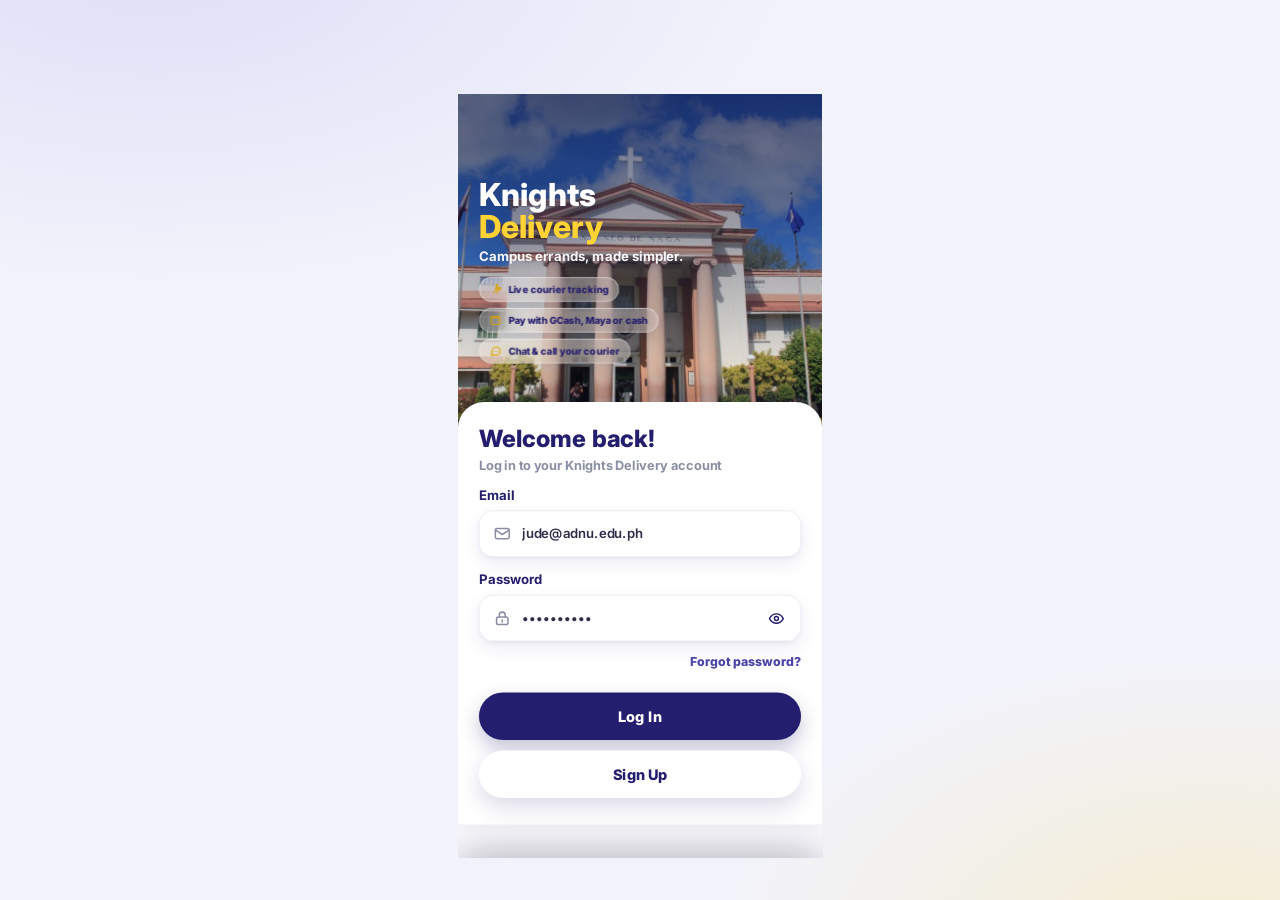
<file: mobile.html>
<!DOCTYPE html>
<html lang="en">
<head>
<meta charset="UTF-8">
<meta name="viewport" content="width=device-width, initial-scale=1.0, viewport-fit=cover">
<title>Knights Delivery — Interactive Prototype</title>
<link rel="preconnect" href="https://fonts.googleapis.com">
<link rel="preconnect" href="https://fonts.gstatic.com" crossorigin>
<link href="https://fonts.googleapis.com/css2?family=Inter:wght@400;500;600;700;800;900&display=swap" rel="stylesheet">
<link rel="stylesheet" href="styles.css">
<link rel="stylesheet" href="runner.css">
</head>
<body>

<svg style="display:none" xmlns="http://www.w3.org/2000/svg">
  <symbol id="i-home" viewBox="0 0 24 24" fill="none" stroke="currentColor" stroke-width="2" stroke-linecap="round" stroke-linejoin="round"><path d="M3.6 10.9 12 4.1l8.4 6.8"/><path d="M5.9 9.6v9.5a1.4 1.4 0 0 0 1.4 1.4h9.4a1.4 1.4 0 0 0 1.4-1.4V9.6"/><path d="M9.8 20.5v-4.6a2.2 2.2 0 0 1 4.4 0v4.6"/></symbol>
  <symbol id="i-box" viewBox="0 0 24 24" fill="none" stroke="currentColor" stroke-width="2" stroke-linecap="round" stroke-linejoin="round"><path d="m12 3.6 7.7 4v8.8l-7.7 4-7.7-4V7.6Z"/><path d="m4.3 7.6 7.7 4 7.7-4"/><path d="M12 11.6v8.8"/></symbol>
  <symbol id="i-history" viewBox="0 0 24 24" fill="none" stroke="currentColor" stroke-width="2" stroke-linecap="round" stroke-linejoin="round"><path d="M3.2 12a8.8 8.8 0 1 0 2.6-6.2L3.2 8.2"/><path d="M3.2 3.6v4.6h4.6"/><path d="M12 7.8v4.4l2.9 1.8"/></symbol>
  <symbol id="i-user-round" viewBox="0 0 24 24" fill="none" stroke="currentColor" stroke-width="2" stroke-linecap="round" stroke-linejoin="round"><circle cx="12" cy="8" r="3.9"/><path d="M4.8 20.4c1.5-3.1 4.1-4.7 7.2-4.7s5.7 1.6 7.2 4.7"/></symbol>
  <symbol id="i-bell" viewBox="0 0 24 24" fill="none" stroke="currentColor" stroke-width="2" stroke-linecap="round" stroke-linejoin="round"><path d="M6.1 9.7a5.9 5.9 0 1 1 11.8 0c0 3.9 1.5 5.3 1.5 5.3H4.6s1.5-1.4 1.5-5.3Z"/><path d="M10.2 18.9a1.9 1.9 0 0 0 3.6 0"/></symbol>
  <symbol id="i-search" viewBox="0 0 24 24" fill="none" stroke="currentColor" stroke-width="2" stroke-linecap="round" stroke-linejoin="round"><circle cx="11" cy="11" r="6.7"/><path d="m20.2 20.2-3.7-3.7"/></symbol>
  <symbol id="i-back" viewBox="0 0 24 24" fill="none" stroke="currentColor" stroke-width="2.4" stroke-linecap="round" stroke-linejoin="round"><path d="M19.4 12H5"/><path d="m11.2 5.3-6.7 6.7 6.7 6.7"/></symbol>
  <symbol id="i-chev-r" viewBox="0 0 24 24" fill="none" stroke="currentColor" stroke-width="2.4" stroke-linecap="round" stroke-linejoin="round"><path d="m9.3 4.9 7.1 7.1-7.1 7.1"/></symbol>
  <symbol id="i-chev-d" viewBox="0 0 24 24" fill="none" stroke="currentColor" stroke-width="2.4" stroke-linecap="round" stroke-linejoin="round"><path d="m4.9 9.3 7.1 7.1 7.1-7.1"/></symbol>
  <symbol id="i-pin" viewBox="0 0 24 24" fill="none" stroke="currentColor" stroke-width="2" stroke-linecap="round" stroke-linejoin="round"><path d="M12 21.4s6.9-5.6 6.9-11.3a6.9 6.9 0 1 0-13.8 0C5.1 15.8 12 21.4 12 21.4Z"/><circle cx="12" cy="9.9" r="2.6"/></symbol>
  <symbol id="i-clock" viewBox="0 0 24 24" fill="none" stroke="currentColor" stroke-width="2" stroke-linecap="round" stroke-linejoin="round"><circle cx="12" cy="12" r="8.6"/><path d="M12 7.4V12l3 1.8"/></symbol>
  <symbol id="i-star" viewBox="0 0 24 24" fill="none" stroke="currentColor" stroke-width="2" stroke-linecap="round" stroke-linejoin="round"><path d="M12 3.4 14.6 8.8 20.5 9.6 16.2 13.7 17.2 19.6 12 17.1 6.8 19.6 7.8 13.7 3.5 9.6 9.4 8.8Z"/></symbol>
  <symbol id="i-star-fill" viewBox="0 0 24 24" fill="currentColor" stroke="none"><path d="M12 3.2 14.7 8.7 20.8 9.6 16.4 13.9 17.4 20 12 17 6.6 20 7.6 13.9 3.2 9.6 9.3 8.7Z"/></symbol>
  <symbol id="i-phone" viewBox="0 0 24 24" fill="none" stroke="currentColor" stroke-width="2" stroke-linecap="round" stroke-linejoin="round"><path d="M5.2 3.9h3.6l1.7 4.7-2.2 1.7a12.6 12.6 0 0 0 5.4 5.4l1.7-2.2 4.7 1.7v3.6a2.1 2.1 0 0 1-2.3 2.1A17 17 0 0 1 3.1 6.2a2.1 2.1 0 0 1 2.1-2.3Z"/></symbol>
  <symbol id="i-chat" viewBox="0 0 24 24" fill="none" stroke="currentColor" stroke-width="2" stroke-linecap="round" stroke-linejoin="round"><path d="M20.8 11.9a8.3 8.3 0 0 1-8.3 8.3c-1.5 0-3-.4-4.2-1.1L3.2 20.8l1.7-5.2a8.3 8.3 0 1 1 15.9-3.7Z"/><path d="M8.4 12h.01M12.4 12h.01M16.4 12h.01"/></symbol>
  <symbol id="i-close" viewBox="0 0 24 24" fill="none" stroke="currentColor" stroke-width="2.6" stroke-linecap="round"><path d="m6.4 6.4 11.2 11.2M17.6 6.4 6.4 17.6"/></symbol>
  <symbol id="i-plus" viewBox="0 0 24 24" fill="none" stroke="currentColor" stroke-width="2.6" stroke-linecap="round"><path d="M12 5.3v13.4M5.3 12h13.4"/></symbol>
  <symbol id="i-check" viewBox="0 0 24 24" fill="none" stroke="currentColor" stroke-width="2.8" stroke-linecap="round" stroke-linejoin="round"><path d="m5.2 12.6 4.5 4.5L18.8 6.9"/></symbol>
  <symbol id="i-check-c" viewBox="0 0 24 24" fill="none" stroke="currentColor" stroke-width="2" stroke-linecap="round" stroke-linejoin="round"><circle cx="12" cy="12" r="8.7"/><path d="m8.4 12.3 2.4 2.4 4.9-5.2"/></symbol>
  <symbol id="i-x-c" viewBox="0 0 24 24" fill="none" stroke="currentColor" stroke-width="2" stroke-linecap="round" stroke-linejoin="round"><circle cx="12" cy="12" r="8.7"/><path d="m9.2 9.2 5.6 5.6M14.8 9.2l-5.6 5.6"/></symbol>
  <symbol id="i-burger" viewBox="0 0 24 24" fill="none" stroke="currentColor" stroke-width="2" stroke-linecap="round" stroke-linejoin="round"><path d="M4.4 10.4a7.6 7.6 0 0 1 15.2 0Z"/><path d="M4 12.6h16"/><path d="M4.6 15.1c0 2.8 3.3 4.9 7.4 4.9s7.4-2.1 7.4-4.9Z"/></symbol>
  <symbol id="i-backpack" viewBox="0 0 24 24" fill="none" stroke="currentColor" stroke-width="2" stroke-linecap="round" stroke-linejoin="round"><path d="M9.6 6.6V4.4a2.4 2.4 0 0 1 4.8 0v2.2"/><path d="M5.4 9.6a8 8 0 0 1 13.2 0v8.6a1.6 1.6 0 0 1-1.6 1.6H7a1.6 1.6 0 0 1-1.6-1.6Z"/><path d="M9 14.6h6v2.9a1.5 1.5 0 0 1-1.5 1.5h-3a1.5 1.5 0 0 1-1.5-1.5Z"/></symbol>
  <symbol id="i-run" viewBox="0 0 24 24" fill="none" stroke="currentColor" stroke-width="2" stroke-linecap="round" stroke-linejoin="round"><circle cx="14.4" cy="4.6" r="1.9"/><path d="M14.1 7.4 12.7 13"/><path d="M13.6 8.6l3.6 2"/><path d="m13.9 8.3-2.5 1.9"/><path d="m12.7 13 2.6 2.6-1 4.1"/><path d="M12.7 13 10 15.1 7.7 18"/><rect x="16.4" y="8.2" width="5" height="5" rx="1.2"/><path d="M18.9 8.2v5"/></symbol>
  <symbol id="i-printer" viewBox="0 0 24 24" fill="none" stroke="currentColor" stroke-width="2" stroke-linecap="round" stroke-linejoin="round"><path d="M7 8V4.6a.8.8 0 0 1 .8-.8h8.4a.8.8 0 0 1 .8.8V8"/><rect x="3.4" y="8" width="17.2" height="8" rx="2.2"/><path d="M7 16v4.2h10V16"/><path d="M9.6 18.4h4.8"/><path d="M17.4 11.4h.01"/></symbol>
  <symbol id="i-wallet" viewBox="0 0 24 24" fill="none" stroke="currentColor" stroke-width="2" stroke-linecap="round" stroke-linejoin="round"><path d="M19.4 7.2V6a1.8 1.8 0 0 0-1.8-1.8H5.6A2.6 2.6 0 0 0 3 6.8v10.4a2.6 2.6 0 0 0 2.6 2.6h11.8a2.6 2.6 0 0 0 2.6-2.6v-7.4A2.6 2.6 0 0 0 17.4 7.2H5.6A2.6 2.6 0 0 1 3 6.8"/><path d="M16.6 13.2h.01"/></symbol>
  <symbol id="i-cash" viewBox="0 0 24 24" fill="none" stroke="currentColor" stroke-width="2" stroke-linecap="round" stroke-linejoin="round"><rect x="2.6" y="6.4" width="18.8" height="11.2" rx="2"/><circle cx="12" cy="12" r="2.7"/><path d="M6.2 9.6v4.8M17.8 9.6v4.8"/></symbol>
  <symbol id="i-card" viewBox="0 0 24 24" fill="none" stroke="currentColor" stroke-width="2" stroke-linecap="round" stroke-linejoin="round"><rect x="2.6" y="5.4" width="18.8" height="13.2" rx="2.4"/><path d="M2.6 10h18.8"/><path d="M6.2 14.8h4.2"/></symbol>
  <symbol id="i-gift" viewBox="0 0 24 24" fill="none" stroke="currentColor" stroke-width="2" stroke-linecap="round" stroke-linejoin="round"><path d="M19.8 12.2V20a1 1 0 0 1-1 1H5.2a1 1 0 0 1-1-1v-7.8"/><path d="M2.8 7.9h18.4v3.1a1.2 1.2 0 0 1-1.2 1.2H4a1.2 1.2 0 0 1-1.2-1.2Z"/><path d="M12 7.9V21"/><path d="M12 7.9C10.1 7.9 6.7 8.1 6.7 5.5c0-2.2 2.2-2.9 3.4-1.4C11.3 5.6 12 7.9 12 7.9Zm0 0c1.9 0 5.3.2 5.3-2.4 0-2.2-2.2-2.9-3.4-1.4C12.7 5.6 12 7.9 12 7.9Z"/></symbol>
  <symbol id="i-receipt" viewBox="0 0 24 24" fill="none" stroke="currentColor" stroke-width="2" stroke-linecap="round" stroke-linejoin="round"><path d="M6.2 2.8h11.6v18.5l-2.3-1.5-1.9 1.4-1.6-1.4-1.6 1.4-1.9-1.4-2.3 1.5Z"/><path d="M9.4 7.6h5.2M9.4 11.2h5.2"/></symbol>
  <symbol id="i-repeat" viewBox="0 0 24 24" fill="none" stroke="currentColor" stroke-width="2" stroke-linecap="round" stroke-linejoin="round"><path d="m16.8 2.6 4 4-4 4"/><path d="M3 11.7v-1.1a4 4 0 0 1 4-4h13.8"/><path d="m7.2 21.4-4-4 4-4"/><path d="M21 12.3v1.1a4 4 0 0 1-4 4H3.2"/></symbol>
  <symbol id="i-edit" viewBox="0 0 24 24" fill="none" stroke="currentColor" stroke-width="2" stroke-linecap="round" stroke-linejoin="round"><path d="M11.5 20.2H4.3l1.1-4.1L16.7 4.8a2.3 2.3 0 0 1 3.3 3.3L8.7 19.2"/><path d="m14.6 6.9 3.3 3.3"/></symbol>
  <symbol id="i-settings" viewBox="0 0 24 24" fill="none" stroke="currentColor" stroke-width="2" stroke-linecap="round" stroke-linejoin="round"><path d="M4 7h8.7M17.3 7H20"/><circle cx="15" cy="7" r="2.3"/><path d="M4 12h3.7M12.3 12H20"/><circle cx="10" cy="12" r="2.3"/><path d="M4 17h10.7M19.3 17H20"/><circle cx="17" cy="17" r="2.3"/></symbol>
  <symbol id="i-logout" viewBox="0 0 24 24" fill="none" stroke="currentColor" stroke-width="2" stroke-linecap="round" stroke-linejoin="round"><path d="M9.2 20.8H5.6a2.4 2.4 0 0 1-2.4-2.4V5.6a2.4 2.4 0 0 1 2.4-2.4h3.6"/><path d="m15.8 16.8 4.8-4.8-4.8-4.8"/><path d="M20.6 12H9.4"/></symbol>
  <symbol id="i-help" viewBox="0 0 24 24" fill="none" stroke="currentColor" stroke-width="2" stroke-linecap="round" stroke-linejoin="round"><circle cx="12" cy="12" r="8.7"/><path d="M9.6 9.3a2.5 2.5 0 1 1 3.4 2.4c-.8.3-1 1-1 1.7"/><path d="M12 16.6h.01"/></symbol>
  <symbol id="i-moon" viewBox="0 0 24 24" fill="none" stroke="currentColor" stroke-width="2" stroke-linecap="round" stroke-linejoin="round"><path d="M20.4 14.6A8.6 8.6 0 1 1 9.4 3.6a7 7 0 0 0 11 11Z"/></symbol>
  <symbol id="i-sun" viewBox="0 0 24 24" fill="none" stroke="currentColor" stroke-width="2" stroke-linecap="round" stroke-linejoin="round"><circle cx="12" cy="12" r="4"/><path d="M12 2.8v2.3M12 18.9v2.3M2.8 12h2.3M18.9 12h2.3M5.5 5.5l1.6 1.6M16.9 16.9l1.6 1.6M18.5 5.5l-1.6 1.6M7.1 16.9l-1.6 1.6"/></symbol>
  <symbol id="i-shield" viewBox="0 0 24 24" fill="none" stroke="currentColor" stroke-width="2" stroke-linecap="round" stroke-linejoin="round"><path d="M12 21.6s7.8-3.4 7.8-9.7V5.6L12 2.4 4.2 5.6v6.3c0 6.3 7.8 9.7 7.8 9.7Z"/><path d="m9 11.4 2.1 2.1 4-4.3"/></symbol>
  <symbol id="i-send" viewBox="0 0 24 24" fill="none" stroke="currentColor" stroke-width="2" stroke-linecap="round" stroke-linejoin="round"><path d="m21.4 2.6-7 19.8-3.9-8.9-8.9-3.9Z"/><path d="M21.4 2.6 10.5 13.5"/></symbol>
  <symbol id="i-eye" viewBox="0 0 24 24" fill="none" stroke="currentColor" stroke-width="2" stroke-linecap="round" stroke-linejoin="round"><path d="M2.6 12S6.1 5.6 12 5.6 21.4 12 21.4 12 17.9 18.4 12 18.4 2.6 12 2.6 12Z"/><circle cx="12" cy="12" r="2.7"/></symbol>
  <symbol id="i-eye-off" viewBox="0 0 24 24" fill="none" stroke="currentColor" stroke-width="2" stroke-linecap="round" stroke-linejoin="round"><path d="M2.6 12S6.1 5.6 12 5.6c1.6 0 3.1.4 4.4 1.1M21.4 12S17.9 18.4 12 18.4c-1.6 0-3.1-.4-4.4-1.1"/><path d="M9.8 9.8a3.1 3.1 0 0 0 4.4 4.4"/><path d="m4.2 4.2 15.6 15.6"/></symbol>
  <symbol id="i-trash" viewBox="0 0 24 24" fill="none" stroke="currentColor" stroke-width="2" stroke-linecap="round" stroke-linejoin="round"><path d="M4.2 7h15.6"/><path d="M9.4 7V4.7h5.2V7"/><path d="m6.4 7 1 13.3h9.2l1-13.3"/><path d="M10.2 11v5.6M13.8 11v5.6"/></symbol>
  <symbol id="i-alert" viewBox="0 0 24 24" fill="none" stroke="currentColor" stroke-width="2" stroke-linecap="round" stroke-linejoin="round"><circle cx="12" cy="12" r="8.7"/><path d="M12 7.6V13"/><path d="M12 16.4h.01"/></symbol>
  <symbol id="i-mail" viewBox="0 0 24 24" fill="none" stroke="currentColor" stroke-width="2" stroke-linecap="round" stroke-linejoin="round"><rect x="3" y="5.4" width="18" height="13.2" rx="2.2"/><path d="m3.4 7.4 8.6 5.7 8.6-5.7"/></symbol>
  <symbol id="i-lock" viewBox="0 0 24 24" fill="none" stroke="currentColor" stroke-width="2" stroke-linecap="round" stroke-linejoin="round"><rect x="4.6" y="10.6" width="14.8" height="9.8" rx="2.4"/><path d="M8.2 10.6V8a3.8 3.8 0 0 1 7.6 0v2.6"/><path d="M12 14.6v2.4"/></symbol>
  <symbol id="i-moto" viewBox="0 0 24 24" fill="none" stroke="currentColor" stroke-width="2" stroke-linecap="round" stroke-linejoin="round"><circle cx="5.8" cy="17.2" r="2.9"/><circle cx="18.2" cy="17.2" r="2.9"/><path d="M8.7 17.2h6.6"/><path d="M15.3 17.2 17.6 8.5h1.9"/><path d="m8.7 13.8 2.9-5.3h3.7"/></symbol>
  <symbol id="i-horse" viewBox="0 0 256 256" fill="currentColor"><path d="M136,100a12,12,0,1,1-12-12A12,12,0,0,1,136,100Zm96,29.48A104.29,104.29,0,0,1,130.1,232l-2.17,0a103.32,103.32,0,0,1-69.26-26A8,8,0,1,1,69.34,194a84.71,84.71,0,0,0,20.1,13.37L116,170.84c-22.78-9.83-47.47-5.65-61.4-3.29A31.84,31.84,0,0,1,23.3,154.72l-.3-.43-13.78-22a8,8,0,0,1,2.59-11.05L112,59.53V32a8,8,0,0,1,8-8h8A104,104,0,0,1,232,129.48Zm-16-.22A88,88,0,0,0,128,40V64a8,8,0,0,1-3.81,6.81L27.06,130.59l9.36,15A15.92,15.92,0,0,0,52,151.77c16-2.7,48.77-8.24,78.07,8.18A40.06,40.06,0,0,0,168,120a8,8,0,0,1,16,0,56.07,56.07,0,0,1-51.8,55.83l-27.11,37.28A90.89,90.89,0,0,0,129.78,216,88.29,88.29,0,0,0,216,129.26Z"/></symbol>
  <symbol id="i-running-man" viewBox="0 0 24 24" fill="currentColor"><path d="M13.49 5.48c1.1 0 2-.9 2-2s-.9-2-2-2-2 .9-2 2 .9 2 2 2zm-3.6 13.9 1-4.4 2.1 2v6h2v-7.5l-2.1-2 .6-3c1.3 1.5 3.3 2.5 5.5 2.5v-2c-1.9 0-3.5-1-4.3-2.4l-1-1.6c-.4-.6-1-1-1.7-1-.3 0-.5.1-.8.1l-5.2 2.2v4.7h2v-3.4l1.8-.7-1.6 8.1-4.9-1-.4 2 7 1.4z"/></symbol>
  <symbol id="i-bike" viewBox="0 0 24 24" fill="none" stroke="currentColor" stroke-width="2" stroke-linecap="round" stroke-linejoin="round"><circle cx="5.5" cy="17.5" r="3.1"/><circle cx="18.5" cy="17.5" r="3.1"/><path d="m8.6 17.5 2.5-8.1h3.2l3.1 8.1"/><path d="M11.1 9.4h4.2L14 6.6h-2"/><path d="M9.3 17.5h5.1"/></symbol>
  <symbol id="i-info" viewBox="0 0 24 24" fill="none" stroke="currentColor" stroke-width="2" stroke-linecap="round" stroke-linejoin="round"><circle cx="12" cy="12" r="8.7"/><path d="M12 11.2v5"/><path d="M12 8h.01"/></symbol>
  <symbol id="i-user" viewBox="0 0 24 24" fill="none" stroke="currentColor" stroke-width="2" stroke-linecap="round" stroke-linejoin="round"><circle cx="12" cy="8" r="3.8"/><path d="M4.9 20.4c1.4-3 3.9-4.6 7.1-4.6s5.7 1.6 7.1 4.6"/></symbol>
  <symbol id="i-refresh" viewBox="0 0 24 24" fill="none" stroke="currentColor" stroke-width="2" stroke-linecap="round" stroke-linejoin="round"><path d="M20.5 11.2a8.5 8.5 0 1 0-2.3 6.5"/><path d="M20.5 5.6v5.6h-5.6"/></symbol>
  <symbol id="i-mic" viewBox="0 0 24 24" fill="none" stroke="currentColor" stroke-width="2" stroke-linecap="round" stroke-linejoin="round"><rect x="9.2" y="2.6" width="5.6" height="11.2" rx="2.8"/><path d="M6.6 11a5.4 5.4 0 0 0 10.8 0"/><path d="M12 16.4V19.8"/></symbol>
  <symbol id="i-vol" viewBox="0 0 24 24" fill="none" stroke="currentColor" stroke-width="2" stroke-linecap="round" stroke-linejoin="round"><path d="M4.2 9.4v5.2h3.4l4.6 3.6V5.8L7.6 9.4Z"/><path d="M15.7 9.4a3.9 3.9 0 0 1 0 5.2"/><path d="M18.3 6.8a7.7 7.7 0 0 1 0 10.4"/></symbol>
  <symbol id="i-spark" viewBox="0 0 24 24" fill="none" stroke="currentColor" stroke-width="2" stroke-linecap="round" stroke-linejoin="round"><path d="m12 3.4 1.9 5.5 5.5 1.9-5.5 1.9-1.9 5.5-1.9-5.5-5.5-1.9 5.5-1.9Z"/><path d="m18.6 16.2.7 2 2 .7-2 .7-.7 2-.7-2-2-.7 2-.7Z"/></symbol>
  <symbol id="i-download" viewBox="0 0 24 24" fill="none" stroke="currentColor" stroke-width="2" stroke-linecap="round" stroke-linejoin="round"><path d="M12 3.2v11.4"/><path d="m7.3 9.9 4.7 4.7 4.7-4.7"/><path d="M4.2 20.6h15.6"/></symbol>
  <symbol id="i-share" viewBox="0 0 24 24" fill="none" stroke="currentColor" stroke-width="2" stroke-linecap="round" stroke-linejoin="round"><path d="M12 2.8 20.7 11l-8.7 8.2v-4.9c-4.9 0-7.8 1.4-9.2 4.9C2.7 12 6.2 7.6 12 7.6Z"/></symbol>
  <symbol id="i-google" viewBox="0 0 24 24" fill="none" stroke="currentColor" stroke-width="2" stroke-linecap="round" stroke-linejoin="round"><path d="M20.9 12A8.9 8.9 0 1 0 16.1 19.5"/><path d="M12.2 12h8.7"/></symbol>
  <symbol id="i-facebook" viewBox="0 0 24 24" fill="none" stroke="currentColor" stroke-width="2" stroke-linecap="round" stroke-linejoin="round"><circle cx="12" cy="12" r="8.8"/><path d="M16 20.9V8.5a3 3 0 0 0-3-3h-.8"/><path d="M11.3 11.5h6.4"/></symbol>
  <symbol id="i-logo" viewBox="0 0 24 24" fill="none" stroke="currentColor" stroke-width="2" stroke-linecap="round" stroke-linejoin="round"><path d="M12 3.8 19.4 6.2v6c0 4.5-3.2 7.3-7.4 8.4-4.2-1.1-7.4-3.9-7.4-8.4v-6Z"/><path d="M9.8 8.6v6.8"/><path d="M14.8 8.6 10.6 12l4.2 3.4"/></symbol>
  <symbol id="i-store" viewBox="0 0 24 24" fill="none" stroke="currentColor" stroke-width="2" stroke-linecap="round" stroke-linejoin="round"><path d="M4.4 10.4V19a1.6 1.6 0 0 0 1.6 1.6h12a1.6 1.6 0 0 0 1.6-1.6v-8.6"/><path d="M3.2 6.4h17.6l-.8 4H4Z"/><path d="M9.6 10.4V20.6"/></symbol>
  <symbol id="i-power" viewBox="0 0 24 24" fill="none" stroke="currentColor" stroke-width="2" stroke-linecap="round" stroke-linejoin="round"><path d="M12 3.4V11"/><path d="M6.8 6.6a7.6 7.6 0 1 0 10.4 0"/></symbol>
  <symbol id="i-sort" viewBox="0 0 24 24" fill="none" stroke="currentColor" stroke-width="2" stroke-linecap="round" stroke-linejoin="round"><path d="M4.2 7h10.4M4.2 12h7.2M4.2 17h4"/><path d="M17.4 6.4v11.2"/><path d="m14.6 15 2.8 2.8L20.2 15"/></symbol>
  <symbol id="i-note" viewBox="0 0 24 24" fill="none" stroke="currentColor" stroke-width="2" stroke-linecap="round" stroke-linejoin="round"><path d="M6 2.8h8.6L19.4 7.6V21.2H6Z"/><path d="M14.4 2.8v5h5"/><path d="M9 13.4h6.4M9 17h4.2"/></symbol>
  <symbol id="i-route" viewBox="0 0 24 24" fill="none" stroke="currentColor" stroke-width="2" stroke-linecap="round" stroke-linejoin="round"><circle cx="6.2" cy="5.8" r="2.4"/><circle cx="17.8" cy="18.2" r="2.4"/><path d="M8.6 5.8h5.2a3.4 3.4 0 0 1 0 6.8h-3.6a3.4 3.4 0 0 0 0 6.8h5.2"/></symbol>
  <symbol id="i-tag" viewBox="0 0 24 24" fill="none" stroke="currentColor" stroke-width="2" stroke-linecap="round" stroke-linejoin="round"><path d="M11.6 3.4H4.2a.8.8 0 0 0-.8.8v7.4a1.6 1.6 0 0 0 .5 1.1l8.1 8.1a1.6 1.6 0 0 0 2.3 0l6.4-6.4a1.6 1.6 0 0 0 0-2.3l-8.1-8.1a1.6 1.6 0 0 0-1-.6Z"/><path d="M8 8h.01"/></symbol>
</svg>

<div class="stage">
  <div class="device">
    <div class="app" id="app">

      <div class="screen tint" id="scr-login">
        <div class="auth-hero">
          <img class="scene" src="building.png" alt="Ateneo de Naga University campus building">
          <div class="auth-hero-copy">
            <h1>Knights <span>Delivery</span></h1>
            <p>Campus errands, made simpler.</p>
            <div class="auth-pills">
              <span class="auth-pill"><svg width="16" height="16"><use href="#i-run"/></svg>Live courier tracking</span>
              <span class="auth-pill"><svg width="16" height="16"><use href="#i-wallet"/></svg>Pay with GCash, Maya or cash</span>
              <span class="auth-pill"><svg width="16" height="16"><use href="#i-chat"/></svg>Chat &amp; call your courier</span>
            </div>
          </div>
        </div>
        <div class="auth">
          <h1>Welcome back!</h1>
          <p class="authsub">Log in to your Knights Delivery account</p>
          <div class="field">
            <label>Email</label>
            <div class="inputwrap">
              <span class="lead"><svg width="21" height="21"><use href="#i-mail"/></svg></span>
              <input class="input has-lead" id="lg-email" type="email" placeholder="juandelacruz@gbox.adnu.edu.ph" value="jude@adnu.edu.ph">
            </div>
            <div class="hint" id="lg-email-hint">Please enter a valid email.</div>
          </div>
          <div class="field">
            <label>Password</label>
            <div class="inputwrap">
              <span class="lead"><svg width="21" height="21"><use href="#i-lock"/></svg></span>
              <input class="input has-lead" id="lg-pass" type="password" placeholder="••••••••" value="knights123" style="padding-right:52px">
              <span class="trail"><button class="iconbtn ghost" id="lg-eye" type="button" style="width:40px;height:40px"><svg width="20" height="20"><use href="#i-eye"/></svg></button></span>
            </div>
            <div class="hint" id="lg-pass-hint">Password must be at least 6 characters.</div>
          </div>
          <div style="text-align:right;margin-top:12px">
            <button class="link" id="lg-forgot">Forgot password?</button>
          </div>
          <div class="actions">
            <button class="btn btn-primary" id="lg-btn">Log In</button>
            <button class="btn btn-ghost" id="lg-tosignup" style="margin-top:12px">Sign Up</button>
          </div>
        </div>
      </div>

      <div class="screen tint" id="scr-signup">
        <div class="sb-space"></div>
        <div class="header">
          <button class="iconbtn ghost" data-back><svg width="22" height="22"><use href="#i-back"/></svg></button>
        </div>
        <div class="auth">
          <div class="authlogo"><svg width="37" height="37"><use href="#i-logo"/></svg></div>
          <h1>Create account</h1>
          <p class="authsub">Join the Knight couriers network</p>
          <div class="field">
            <label>Full name</label>
            <div class="inputwrap">
              <span class="lead"><svg width="21" height="21"><use href="#i-user-round"/></svg></span>
              <input class="input has-lead" id="su-name" type="text" placeholder="Juan Dela Cruz">
            </div>
            <div class="hint" id="su-name-hint">Please enter your full name.</div>
          </div>
          <div class="field">
            <label>Student ID</label>
            <div class="inputwrap">
              <span class="lead"><svg width="21" height="21"><use href="#i-receipt"/></svg></span>
              <input class="input has-lead" id="su-id" type="text" placeholder="2023-10482">
            </div>
            <div class="hint" id="su-id-hint">Student ID is required.</div>
          </div>
          <div class="field">
            <label>Email</label>
            <div class="inputwrap">
              <span class="lead"><svg width="21" height="21"><use href="#i-mail"/></svg></span>
              <input class="input has-lead" id="su-email" type="email" placeholder="juandelacruz@gbox.adnu.edu.ph">
            </div>
            <div class="hint" id="su-email-hint">Please enter a valid email.</div>
          </div>
          <div class="field">
            <label>Password</label>
            <div class="inputwrap">
              <span class="lead"><svg width="21" height="21"><use href="#i-lock"/></svg></span>
              <input class="input has-lead" id="su-pass" type="password" placeholder="At least 6 characters" style="padding-right:52px">
              <span class="trail"><button class="iconbtn ghost" id="su-eye" type="button" style="width:40px;height:40px"><svg width="20" height="20"><use href="#i-eye"/></svg></button></span>
            </div>
            <div class="hint" id="su-pass-hint">Password must be at least 6 characters.</div>
          </div>
          <div class="checkline" id="su-terms">
            <span class="checkbox"><svg width="13" height="13"><use href="#i-check"/></svg></span>
            <p>I agree to the <b>Terms of Service</b> and <b>Privacy Policy</b> of Knights Delivery.</p>
          </div>
          <div class="hint" id="su-terms-hint">Please accept the terms to continue.</div>
          <div class="actions">
            <button class="btn btn-primary" id="su-btn">Create Account</button>
            <div class="authfoot">Already have an account? <button class="link" id="su-tologin">Log In</button></div>
          </div>
        </div>
      </div>

      <div class="screen with-nav" id="scr-home">
        <div class="sb-space"></div>
        <div class="homehead">
          <div class="grow">
            <div class="greeting" style="padding-left:0;padding-right:0">
              <h1 id="home-greet">Hey Jude <span style="font-size:24px">👋</span></h1>
              <div class="location"><svg width="16" height="16"><use href="#i-pin"/></svg> Ateneo De Naga University</div>
            </div>
          </div>
          <button class="iconbtn hasnews" id="home-bell"><svg width="21" height="21"><use href="#i-bell"/></svg><span class="bell-dot"></span></button>
        </div>
        <div class="pad">
          <div class="searchbar" id="home-search" style="margin-top:16px">
            <svg width="21" height="21"><use href="#i-search"/></svg>
            <span>What do you need?</span>
          </div>
          <div class="promo" id="home-promo">
            <button class="pclose" id="promo-close"><svg width="12" height="12"><use href="#i-close"/></svg></button>
            <div class="pic"><svg width="23" height="23"><use href="#i-gift"/></svg></div>
            <div class="grow">
              <h4>Free delivery on request #1</h4>
              <p>Use code <b>KNIGHT1</b> at checkout</p>
            </div>
            <button class="claim" id="promo-claim">Order now</button>
          </div>
          <div class="catrow" id="home-cats">
            <div class="cat c-food" data-cat="food"><span class="catcheck"><svg width="11" height="11"><use href="#i-check"/></svg></span><svg width="32" height="32"><use href="#i-burger"/></svg><span>Food</span></div>
            <div class="cat c-supplies" data-cat="supplies"><span class="catcheck"><svg width="11" height="11"><use href="#i-check"/></svg></span><svg width="32" height="32"><use href="#i-backpack"/></svg><span>Supplies</span></div>
            <div class="cat c-errands" data-cat="errands"><span class="catcheck"><svg width="11" height="11"><use href="#i-check"/></svg></span><svg width="32" height="32"><use href="#i-running-man"/></svg><span>Errands</span></div>
            <div class="cat c-printing" data-cat="printing"><span class="catcheck"><svg width="11" height="11"><use href="#i-check"/></svg></span><svg width="32" height="32"><use href="#i-printer"/></svg><span>Printing</span></div>
          </div>
          <button class="btn btn-primary" id="home-create" style="margin-top:10px"><svg width="20" height="20"><use href="#i-plus"/></svg>Create Request</button>
          <div class="section">
            <h2>Recent Orders <svg width="19" height="19" style="color:var(--muted)"><use href="#i-clock"/></svg></h2>
            <button class="seeall" id="home-seeall">See all <svg width="15" height="15"><use href="#i-chev-r"/></svg></button>
          </div>
          <div id="home-recent"></div>
          <div class="smallnote" id="home-empty" style="display:none">No orders yet — create your first request!</div>
        </div>
      </div>

      <div class="screen" id="scr-search">
        <div class="sb-space"></div>
        <div class="pad searchscreen">
          <div style="display:flex;gap:10px;align-items:center">
            <div class="searchbar" style="flex:1">
              <svg width="21" height="21"><use href="#i-search"/></svg>
              <input id="search-input" placeholder="Search food, supplies, printing…" autocomplete="off">
            </div>
            <button class="iconbtn ghost" id="search-back"><svg width="22" height="22"><use href="#i-close"/></svg></button>
          </div>
          <div id="search-idle">
            <div class="section"><h2>Recent searches</h2></div>
            <div class="chips" id="search-history"></div>
            <div class="section"><h2>Popular near you</h2></div>
            <div id="search-popular"></div>
          </div>
          <div id="search-results" style="display:none"></div>
        </div>
      </div>

      <div class="screen" id="scr-create">
        <div class="sb-space"></div>
        <div class="header">
          <button class="iconbtn ghost" data-back><svg width="22" height="22"><use href="#i-back"/></svg></button>
          <h1 style="font-size:26px">Create Request</h1>
          <div class="grow"></div>
          <button class="iconbtn hasnews" data-bell><svg width="21" height="21"><use href="#i-bell"/></svg><span class="bell-dot"></span></button>
        </div>
        <div class="pad">
          <div class="field">
            <label>Items description <span class="req">*</span></label>
            <textarea class="input" id="cs-items" rows="3" placeholder="e.g 2 pcs. lechon manok, 1 rice"></textarea>
            <div class="hint" id="cs-items-hint">Tell us what to get or do.</div>
          </div>
          <div class="field">
            <label>Category <span class="req">*</span></label>
            <div class="selectrow" id="cs-catbtn">
              <div class="tile t-neutral" id="cs-cattile" style="width:42px;height:42px;border-radius:13px"><svg width="21" height="21"><use href="#i-box"/></svg></div>
              <div class="grow ph" id="cs-catlabel">Select a category</div>
              <svg class="chev" width="20" height="20"><use href="#i-chev-d"/></svg>
            </div>
            <div class="hint" id="cs-cat-hint">Please pick a category.</div>
          </div>
          <div class="field">
            <label>Drop-off location <span class="req">*</span></label>
            <div class="inputwrap">
              <span class="lead"><svg width="21" height="21"><use href="#i-pin"/></svg></span>
              <input class="input has-lead" id="cs-drop" placeholder="e.g Phelan P217 Lab (2nd Floor)">
            </div>
            <div class="chips" id="cs-dropchips"></div>
            <div class="hint" id="cs-drop-hint">Where should we deliver it?</div>
          </div>
          <div class="field">
            <label>Preferred time <span class="req">*</span></label>
            <div class="selectrow" id="cs-timebtn">
              <div class="tile t-neutral" style="width:42px;height:42px;border-radius:13px"><svg width="21" height="21"><use href="#i-clock"/></svg></div>
              <div class="grow" id="cs-timelabel">Today, 6:00pm – 6:30pm</div>
              <svg class="chev" width="20" height="20"><use href="#i-chev-r"/></svg>
            </div>
          </div>
          <div class="field">
            <label>Notes <span style="color:var(--muted);font-weight:700">(optional)</span></label>
            <textarea class="input" id="cs-notes" rows="2" placeholder="e.g Please get extra chilli oil. Thanks!"></textarea>
          </div>
          <div class="field">
            <label>Payment method</label>
            <div class="selectrow" id="cs-paybtn">
              <div class="tile t-neutral" style="width:42px;height:42px;border-radius:13px"><svg width="21" height="21"><use href="#i-wallet"/></svg></div>
              <div class="grow" id="cs-paylabel">GCash</div>
              <svg class="chev" width="20" height="20"><use href="#i-chev-d"/></svg>
            </div>
          </div>
          <div class="card" style="margin-top:16px;padding:6px 16px">
            <div class="switchrow" style="padding:14px 2px">
              <div class="sic" style="background:var(--yellow-pale);color:var(--yellow-ink)"><svg width="20" height="20"><use href="#i-run"/></svg></div>
              <div class="grow"><b>Express delivery</b><p>Rush in 30–45 min &middot; +₱15</p></div>
              <button class="toggle" id="cs-express"></button>
            </div>
          </div>
          <div class="feerow">
            <svg width="21" height="21"><use href="#i-receipt"/></svg>
            <span>Estimated delivery fee:</span>
            <b class="amt" id="cs-fee">₱20 – ₱30</b>
          </div>
        </div>
        <div class="postwrap">
          <button class="btn btn-primary" id="cs-post">Post Request</button>
        </div>
      </div>

      <div class="screen with-nav tint" id="scr-requests">
        <div class="sb-space"></div>
        <div class="header">
          <button class="iconbtn ghost" data-back><svg width="22" height="22"><use href="#i-back"/></svg></button>
          <h1 style="font-size:26px">My Requests</h1>
          <div class="grow"></div>
          <button class="iconbtn hasnews" data-bell><svg width="21" height="21"><use href="#i-bell"/></svg><span class="bell-dot"></span></button>
        </div>
        <div class="pad">
          <div class="scrollx" id="req-tabs" style="margin-top:6px">
            <button class="filterchip active" data-tab="ongoing">Ongoing</button>
            <button class="filterchip" data-tab="completed">Completed</button>
            <button class="filterchip" data-tab="cancelled">Cancelled</button>
          </div>
          <div id="req-list"></div>
        </div>
        <div id="req-fab" style="position:sticky;bottom:104px;display:flex;justify-content:flex-end;padding:0 22px 10px;pointer-events:none">
          <button class="btn btn-primary" id="req-track" style="width:auto;padding:14px 34px;pointer-events:auto;font-size:15px;box-shadow:0 14px 30px rgba(36,30,110,.4)">Track</button>
        </div>
      </div>

      <div class="screen with-nav" id="scr-tracking">
        <div class="sb-space"></div>
        <div class="header">
          <button class="iconbtn ghost" data-back><svg width="22" height="22"><use href="#i-back"/></svg></button>
          <h1 style="font-size:26px">Tracking</h1>
          <div class="grow"></div>
          <button class="iconbtn hasnews" data-bell><svg width="21" height="21"><use href="#i-bell"/></svg><span class="bell-dot"></span></button>
        </div>
        <div class="hero" id="tr-hero"></div>
        <div class="journey">
          <div class="jhead">
            <h2>Live journey</h2>
            <span class="livechip" id="tr-livechip"><span class="pulse-dot"></span>LIVE</span>
          </div>
          <div class="stepper" id="tr-steps"></div>
          <div class="feedline" id="tr-feed"><svg width="17" height="17"><use href="#i-spark"/></svg><span id="tr-feedtext">Waiting for updates…</span></div>
        </div>
        <div id="tr-courier"></div>
        <div class="pin-card" id="tr-pin">
          <div class="pic"><svg width="24" height="24"><use href="#i-shield"/></svg></div>
          <div class="grow">
            <h4>Delivery PIN</h4>
            <p>Show this to your courier at handoff</p>
          </div>
          <div class="pindigits" id="tr-pindigits"></div>
          <button class="eyebtn" id="tr-pineye"><svg width="22" height="22"><use href="#i-eye"/></svg></button>
        </div>
        <div id="tr-summary"></div>
        <div class="track-actions" id="tr-actions"></div>
      </div>

      <div class="screen noscroll" id="scr-chat">
        <div class="sb-space"></div>
        <div class="chatwrap">
          <div class="chathead">
            <button class="iconbtn ghost" data-back><svg width="22" height="22"><use href="#i-back"/></svg></button>
            <div class="avatar" style="width:44px;height:44px;font-size:15px" id="ch-avatar">JD</div>
            <div class="grow">
              <h1 id="ch-name">Juan Dela Cruz</h1>
              <div class="online" id="ch-status">Online</div>
            </div>
            <button class="iconbtn" id="ch-call"><svg width="20" height="20"><use href="#i-phone"/></svg></button>
          </div>
          <div class="msgarea" id="ch-msgs"></div>
          <div class="quickreplies" id="ch-quick"></div>
          <div class="chatinput">
            <input class="input" id="ch-input" placeholder="Type a message…" autocomplete="off">
            <button class="sendbtn" id="ch-send"><svg width="20" height="20"><use href="#i-send"/></svg></button>
          </div>
        </div>
      </div>

      <div class="screen with-nav tint" id="scr-activity">
        <div class="sb-space"></div>
        <div class="header">
          <h1 style="font-size:26px;padding-left:4px">Activity</h1>
          <div class="grow"></div>
          <button class="iconbtn hasnews" data-bell><svg width="21" height="21"><use href="#i-bell"/></svg><span class="bell-dot"></span></button>
        </div>
        <div id="act-stats"></div>
        <div class="pad">
          <div class="scrollx" id="act-tabs" style="margin-top:16px">
            <button class="filterchip active" data-tab="all">All</button>
            <button class="filterchip" data-tab="ongoing">Ongoing</button>
            <button class="filterchip" data-tab="completed">Completed</button>
            <button class="filterchip" data-tab="cancelled">Cancelled</button>
          </div>
          <div id="act-list"></div>
        </div>
      </div>

      <div class="screen with-nav" id="scr-profile">
        <div class="sb-space"></div>
        <div class="header">
          <button class="iconbtn ghost" data-back><svg width="22" height="22"><use href="#i-back"/></svg></button>
          <h1 style="font-size:26px">My Profile</h1>
          <div class="grow"></div>
          <button class="iconbtn hasnews" data-bell><svg width="21" height="21"><use href="#i-bell"/></svg><span class="bell-dot"></span></button>
        </div>
        <div class="profiletop">
          <div class="avatar" id="pf-avatar">JJ</div>
          <h2 id="pf-name">Jude Jude</h2>
          <p>Student &middot; Ateneo de Naga University</p>
        </div>
        <div class="pad menulist">
          <div class="menurow" id="mn-info"><span class="mic"><svg width="21" height="21"><use href="#i-user-round"/></svg></span><b>My information</b><svg class="chev" width="19" height="19"><use href="#i-chev-r"/></svg></div>
          <div class="menurow" id="mn-pay"><span class="mic"><svg width="21" height="21"><use href="#i-wallet"/></svg></span><b>Payment methods</b><svg class="chev" width="19" height="19"><use href="#i-chev-r"/></svg></div>
          <div class="menurow" id="mn-addr"><span class="mic"><svg width="21" height="21"><use href="#i-pin"/></svg></span><b>Addresses</b><svg class="chev" width="19" height="19"><use href="#i-chev-r"/></svg></div>
          <div class="menurow" id="mn-set"><span class="mic"><svg width="21" height="21"><use href="#i-settings"/></svg></span><b>Settings</b><svg class="chev" width="19" height="19"><use href="#i-chev-r"/></svg></div>
          <div class="menurow" id="mn-help"><span class="mic"><svg width="21" height="21"><use href="#i-help"/></svg></span><b>Help &amp; Support</b><svg class="chev" width="19" height="19"><use href="#i-chev-r"/></svg></div>
          <div class="menurow" id="mn-runner"><span class="mic r-mic"><svg width="21" height="21"><use href="#i-horse"/></svg></span><b>Runner mode<span class="r-msub">Courier workspace demo</span></b><span class="badge bg-yellow">RIDER</span><svg class="chev" width="19" height="19"><use href="#i-chev-r"/></svg></div>
          <div class="menurow danger" id="mn-out"><span class="mic"><svg width="21" height="21"><use href="#i-logout"/></svg></span><b>Sign out</b></div>
        </div>
        <div class="smallnote">Knights Delivery v1.0 &middot; Ateneo de Naga University</div>
      </div>

      <div class="screen with-rnav r-tint" id="scr-r-dash">
        <div class="sb-space"></div>
        <div class="r-top">
          <div class="r-modechip">Runner mode</div>
          <div class="grow"></div>
          <button class="iconbtn hasnews" id="r-bell" type="button"><svg width="21" height="21"><use href="#i-bell"/></svg><span class="bell-dot"></span></button>
          <button class="r-topavatar" id="r-top-profile" type="button" aria-label="Profile"></button>
        </div>
        <div class="pad">
          <div class="r-greet">
            <h1 id="r-greet">Welcome</h1>
            <p id="r-greet-sub"></p>
          </div>
          <div id="r-dash-hero"></div>
          <div id="r-dash-active"></div>
          <div class="section r-sec"><h2>Shortcuts</h2></div>
          <button class="r-earnrow" type="button" data-r-go="r-earnings">
            <span class="r-qic q-yellow"><svg width="21" height="21"><use href="#i-wallet"/></svg></span>
            <span class="r-ermain"><b>Earnings</b><small>Tips &amp; payouts</small></span>
            <svg class="r-erchev" width="16" height="16"><use href="#i-chev-r"/></svg>
          </button>
          <button class="r-earnrow" type="button" data-r-go="r-available">
            <span class="r-qic q-navy"><svg width="21" height="21"><use href="#i-box"/></svg></span>
            <span class="r-ermain"><b>Available requests</b><small id="r-dash-nearby-sub">Loading nearby requests…</small></span>
            <svg class="r-erchev" width="16" height="16"><use href="#i-chev-r"/></svg>
          </button>
        </div>
      </div>

      <div class="screen with-rnav r-tint" id="scr-r-available">
        <div class="sb-space"></div>
        <div class="header">
          <div class="r-headtitle"><h1 style="font-size:26px">Available requests</h1><p id="r-avail-count">Loading nearby requests</p></div>
          <div class="grow"></div>
          <button class="iconbtn" id="r-avail-refresh" type="button"><svg width="20" height="20"><use href="#i-repeat"/></svg></button>
        </div>
        <div class="pad">
          <div class="r-searchbar">
            <svg width="20" height="20"><use href="#i-search"/></svg>
            <input id="r-avail-search" placeholder="Search shop, drop-off or ID" autocomplete="off">
          </div>
          <div class="scrollx" id="r-avail-filters">
            <button class="filterchip active" type="button" data-r-cat="all">All</button>
            <button class="filterchip" type="button" data-r-cat="food">Food</button>
            <button class="filterchip" type="button" data-r-cat="supplies">Supplies</button>
            <button class="filterchip" type="button" data-r-cat="errands">Errands</button>
            <button class="filterchip" type="button" data-r-cat="printing">Printing</button>
          </div>
          <div class="r-listhead"><span id="r-avail-sortlabel">Newest first</span><button class="r-sortbtn" id="r-avail-sort" type="button"><svg width="17" height="17"><use href="#i-sort"/></svg>Sort</button></div>
          <div id="r-avail-list"></div>
        </div>
      </div>

      <div class="screen with-rnav" id="scr-r-active">
        <div class="sb-space"></div>
        <div class="header">
          <div class="r-headtitle"><h1 style="font-size:26px">Active delivery</h1><p id="r-active-sub">Your current run</p></div>
          <div class="grow"></div>
          <button class="iconbtn hasnews" id="r-active-bell" type="button"><svg width="21" height="21"><use href="#i-bell"/></svg><span class="bell-dot"></span></button>
        </div>
        <div class="pad">
          <div id="r-active-body"></div>
        </div>
      </div>

      <div class="screen" id="scr-r-tracking">
        <div class="sb-space"></div>
        <div class="header">
          <button class="iconbtn ghost" data-back type="button"><svg width="22" height="22"><use href="#i-back"/></svg></button>
          <h1 style="font-size:24px" id="r-track-title">Delivery</h1>
          <div class="grow"></div>
          <button class="iconbtn" id="r-track-chat" type="button"><svg width="20" height="20"><use href="#i-chat"/></svg></button>
        </div>
        <div id="r-track-body"></div>
      </div>

      <div class="screen with-rnav r-tint" id="scr-r-messages">
        <div class="sb-space"></div>
        <div class="header">
          <div class="r-headtitle"><h1 style="font-size:26px">Messages</h1><p id="r-msg-sub">Job conversations</p></div>
          <div class="grow"></div>
          <button class="iconbtn" id="r-msg-refresh" type="button"><svg width="20" height="20"><use href="#i-repeat"/></svg></button>
        </div>
        <div class="pad">
          <div class="r-searchbar">
            <svg width="20" height="20"><use href="#i-search"/></svg>
            <input id="r-msg-search" placeholder="Search customer or job ID" autocomplete="off">
          </div>
          <div id="r-thread-list"></div>
        </div>
      </div>

      <div class="screen noscroll" id="scr-r-chat">
        <div class="sb-space"></div>
        <div class="chatwrap">
          <div class="chathead">
            <button class="iconbtn ghost" data-back type="button"><svg width="22" height="22"><use href="#i-back"/></svg></button>
            <div class="avatar" style="width:44px;height:44px;font-size:15px" id="r-ch-avatar">AL</div>
            <div class="grow">
              <h1 id="r-ch-name">Customer</h1>
              <div class="online" id="r-ch-status">Job conversation</div>
            </div>
            <button class="iconbtn" id="r-ch-call" type="button"><svg width="20" height="20"><use href="#i-phone"/></svg></button>
          </div>
          <div class="msgarea" id="r-ch-msgs"></div>
          <div class="quickreplies" id="r-ch-quick"></div>
          <div class="chatinput">
            <input class="input" id="r-ch-input" placeholder="Message the customer…" autocomplete="off">
            <button class="sendbtn" id="r-ch-send" type="button"><svg width="20" height="20"><use href="#i-send"/></svg></button>
          </div>
        </div>
      </div>

      <div class="screen with-rnav r-tint" id="scr-r-history">
        <div class="sb-space"></div>
        <div class="header">
          <div class="r-headtitle"><h1 style="font-size:26px">Delivery history</h1><p id="r-hist-sub">Completed and cancelled runs</p></div>
          <div class="grow"></div>
          <button class="iconbtn" id="r-hist-earn" type="button"><svg width="20" height="20"><use href="#i-wallet"/></svg></button>
        </div>
        <div class="pad">
          <div class="scrollx" id="r-hist-filters">
            <button class="filterchip active" type="button" data-r-hist="all">All</button>
            <button class="filterchip" type="button" data-r-hist="delivered">Delivered</button>
            <button class="filterchip" type="button" data-r-hist="cancelled">Cancelled</button>
          </div>
          <div id="r-hist-summary"></div>
          <div id="r-hist-list"></div>
        </div>
      </div>

      <div class="screen" id="scr-r-earnings">
        <div class="sb-space"></div>
        <div class="header">
          <button class="iconbtn ghost" data-back type="button"><svg width="22" height="22"><use href="#i-back"/></svg></button>
          <div class="r-headtitle"><h1 style="font-size:24px">Earnings</h1><p id="r-earn-sub">Tips and payouts</p></div>
          <div class="grow"></div>
        </div>
        <div id="r-earn-body"></div>
      </div>

      <div class="screen with-rnav r-tint" id="scr-r-profile">
        <div class="sb-space"></div>
        <div class="header">
          <h1 style="font-size:26px;padding-left:4px">Runner profile</h1>
          <div class="grow"></div>
          <button class="iconbtn hasnews" id="r-prof-bell" type="button"><svg width="21" height="21"><use href="#i-bell"/></svg><span class="bell-dot"></span></button>
        </div>
        <div id="r-profile-top"></div>
        <div class="pad menulist" id="r-profile-menu"></div>
      </div>

      <div class="notifpanel" id="notifpanel">
        <div class="nhead">
          <h3>Notifications</h3>
          <button class="link" id="n-readall">Mark all read</button>
        </div>
        <div class="notiflist" id="notiflist"></div>
      </div>

      <div class="navpill" id="navpill" style="display:none">
        <button class="navitem" data-nav="home"><span class="navico"><svg width="23" height="23"><use href="#i-home"/></svg></span><span>Home</span></button>
        <button class="navitem" data-nav="requests"><span class="navico"><svg width="23" height="23"><use href="#i-box"/></svg></span><span>Request</span></button>
        <button class="navitem" data-nav="activity"><span class="navico"><svg width="23" height="23"><use href="#i-history"/></svg></span><span>Activity</span></button>
        <button class="navitem" data-nav="profile"><span class="navico"><svg width="23" height="23"><use href="#i-user-round"/></svg></span><span>Profile</span></button>
      </div>

      <div class="runnernav" id="runnernav">
        <button class="rnavitem" type="button" data-rnav="r-dash"><span class="rnavico"><svg width="22" height="22"><use href="#i-home"/></svg></span><span>Dashboard</span></button>
        <button class="rnavitem" type="button" data-rnav="r-available"><span class="rnavico"><svg width="22" height="22"><use href="#i-box"/></svg></span><span>Requests</span></button>
        <button class="rnavitem" type="button" data-rnav="r-active"><span class="rnavico"><svg width="22" height="22"><use href="#i-run"/></svg></span><span>Active</span></button>
        <button class="rnavitem" type="button" data-rnav="r-messages"><span class="rnavico"><svg width="22" height="22"><use href="#i-chat"/></svg></span><span>Messages</span><i class="rnavdot" id="r-nav-unread"></i></button>
        <button class="rnavitem" type="button" data-rnav="r-history"><span class="rnavico"><svg width="22" height="22"><use href="#i-history"/></svg></span><span>History</span></button>
        <button class="rnavitem" type="button" data-rnav="r-profile"><span class="rnavico"><svg width="22" height="22"><use href="#i-user-round"/></svg></span><span>Profile</span></button>
      </div>

      <div class="sheet-backdrop" id="sheetBackdrop"></div>
      <div class="sheet" id="sheet"><div class="grab"></div><div class="sheetbody" id="sheetBody"></div></div>

      <div class="overlay-center" id="callOverlay">
        <div class="modal">
          <div class="callavatar"><div class="avatar" id="call-avatar">JD</div></div>
          <h3 id="call-name">Juan Dela Cruz</h3>
          <div class="calldur" id="call-timer">00:00</div>
          <p id="call-sub">Knights Courier &middot; On the way to you</p>
          <div class="callbtns">
            <button class="callbtn mute" id="call-mute"><svg width="24" height="24"><use href="#i-mic"/></svg></button>
            <button class="callbtn end" id="call-end"><svg width="24" height="24" style="transform:rotate(135deg)"><use href="#i-phone"/></svg></button>
            <button class="callbtn mute" id="call-vol"><svg width="24" height="24"><use href="#i-vol"/></svg></button>
          </div>
        </div>
      </div>

      <div class="toast" id="toast"><svg width="18" height="18"><use href="#i-check-c"/></svg><span id="toast-msg">Done</span></div>
    </div>
  </div>
</div>

<script src="app.js"></script>
<script src="runner.js"></script>
</body>
</html>
</file>
<file: styles.css>
:root{
  --navy:#241E6E;
  --navy-deep:#191455;
  --navy-soft:#4A44A8;
  --navy-tint:#ECEBFA;
  --yellow:#FFD333;
  --yellow-ink:#DBA300;
  --yellow-deep:#F2C41C;
  --yellow-soft:#FBE491;
  --yellow-pale:#FFF7DC;
  --bg:#FFFFFF;
  --bg-soft:#F6F6FB;
  --surface:#FFFFFF;
  --surface-2:#FBFBFE;
  --ink:#241E6E;
  --text:#2E2D48;
  --text-2:#55547A;
  --muted:#8A8FA3;
  --muted-2:#A9ADBF;
  --line:rgba(36,30,110,.07);
  --line-2:rgba(36,30,110,.12);
  --shadow-card:0 8px 20px rgba(36,30,110,.08), 0 2px 5px rgba(36,30,110,.05);
  --shadow-pop:0 18px 44px rgba(24,20,70,.22);
  --shadow-btn:0 10px 22px rgba(36,30,110,.26);
  --ok:#1FA14B;
  --ok-bg:#E4F6EA;
  --info:#1D6FD1;
  --info-bg:#E4EFFC;
  --danger:#E5484D;
  --danger-bg:#FDE8E8;
  --warn:#B7791F;
  --food-ink:#F59E0B;
  --food-bg:#FCEFC7;
  --supplies-ink:#1F6FB8;
  --supplies-bg:#DCE9F7;
  --errands-ink:#2E9E4F;
  --errands-bg:#D9F2DD;
  --printing-ink:#8B2FC9;
  --printing-bg:#EBDCF9;
  --font-display:-apple-system,BlinkMacSystemFont,"SF Pro Display","Inter","Segoe UI",Roboto,"Helvetica Neue",Arial,sans-serif;
  --font-body:-apple-system,BlinkMacSystemFont,"SF Pro Text","Inter","Segoe UI",Roboto,"Helvetica Neue",Arial,sans-serif;
  --r-lg:24px;
  --r-md:18px;
  --r-sm:14px;
}
body.dark{
  --navy:#7B74F0;
  --navy-deep:#12102B;
  --navy-soft:#9C96F5;
  --navy-tint:#26224E;
  --yellow-ink:#FFD333;
  --yellow-pale:#332C14;
  --bg:#12102B;
  --bg-soft:#171437;
  --surface:#1E1B40;
  --surface-2:#232052;
  --ink:#F1EFFD;
  --text:#DCDAF2;
  --text-2:#B9B6DC;
  --muted:#8F8CB4;
  --muted-2:#6F6C96;
  --line:rgba(255,255,255,.08);
  --line-2:rgba(255,255,255,.14);
  --shadow-card:0 10px 24px rgba(0,0,0,.35), 0 2px 6px rgba(0,0,0,.3);
  --shadow-pop:0 20px 50px rgba(0,0,0,.55);
  --shadow-btn:0 10px 24px rgba(0,0,0,.45);
  --ok-bg:#1C3A28;
  --info-bg:#1B2C4A;
  --danger-bg:#3D1F24;
  --food-bg:#3A2F14;
  --supplies-bg:#16283E;
  --errands-bg:#16321F;
  --printing-bg:#2E1B44;
}
*{margin:0;padding:0;box-sizing:border-box;-webkit-tap-highlight-color:transparent}
html,body{height:100%}
body{
  font-family:var(--font-body);
  -webkit-font-smoothing:antialiased;
  -moz-osx-font-smoothing:grayscale;
  color:var(--text);
  background:
    radial-gradient(1100px 560px at 12% -5%, rgba(122,116,240,.16), transparent 60%),
    radial-gradient(900px 520px at 95% 105%, rgba(255,211,51,.20), transparent 55%),
    #F2F3FA;
  display:flex;align-items:center;justify-content:center;
  min-height:100vh;
  transition:background .4s;
}
body.dark{background:
    radial-gradient(1100px 560px at 12% -5%, rgba(122,116,240,.14), transparent 60%),
    radial-gradient(900px 520px at 95% 105%, rgba(255,211,51,.07), transparent 55%),
    #0B0A1C;}
.stage{display:flex;flex-direction:column;align-items:center;gap:16px;padding:22px 10px}
.device{
  position:relative;
  width:414px;height:868px;
  transform:scale(var(--scale,1));
  transition:transform .3s;
  margin-bottom:calc((var(--scale,1) - 1) * 434px);
}
.app{
  position:relative;width:100%;height:100%;
  background:var(--bg);
  border-radius:0;
  overflow:hidden;
  transition:background .4s;
}
.screen{
  position:absolute;inset:0;
  overflow-y:auto;overflow-x:hidden;
  scrollbar-width:none;
  background:var(--bg);
  opacity:0;visibility:hidden;
  transition:opacity .28s ease, transform .32s cubic-bezier(.3,.8,.3,1), visibility .28s;
  transform:translateX(26px);
  padding-bottom:12px;
  z-index:1;
}
.screen::-webkit-scrollbar{display:none}
.screen.active{opacity:1;visibility:visible;transform:translateX(0);z-index:2}
.screen.leaving-left{opacity:0;visibility:visible;transform:translateX(-26px);z-index:1}
.screen.leaving-right{opacity:0;visibility:visible;transform:translateX(26px);z-index:1}
.screen.with-nav{padding-bottom:122px}
.screen.tint{background:var(--bg-soft)}
.pad{padding:0 22px}
.sb-space{height:56px;flex:none}
.header{display:flex;align-items:center;gap:12px;padding:10px 22px 4px;min-height:52px}
.header h1{font-family:var(--font-display);font-size:23px;font-weight:800;color:var(--ink);letter-spacing:.2px}
.header .grow{flex:1}
.iconbtn{
  width:42px;height:42px;border-radius:50%;border:none;cursor:pointer;
  background:var(--surface);color:var(--ink);
  display:grid;place-items:center;flex:none;
  box-shadow:var(--shadow-card);
  transition:transform .15s, background .2s;
  position:relative;
}
.iconbtn:active{transform:scale(.92)}
.iconbtn.ghost{background:transparent;box-shadow:none}
.iconbtn svg{display:block}
.bell-dot{position:absolute;top:9px;right:10px;width:9px;height:9px;border-radius:50%;background:var(--danger);border:2px solid var(--surface);display:none}
.iconbtn.hasnews .bell-dot{display:block}
.btn{
  border:none;cursor:pointer;font-family:var(--font-display);
  border-radius:999px;display:flex;align-items:center;justify-content:center;gap:9px;
  transition:transform .15s, box-shadow .2s, opacity .2s, background .25s;
  user-select:none;
}
.btn:active{transform:scale(.97)}
.btn-primary{background:var(--navy);color:#fff;box-shadow:var(--shadow-btn);font-size:16.5px;font-weight:800;padding:17px 22px;width:100%;letter-spacing:.2px}
body.dark .btn-primary{background:linear-gradient(135deg,#5B54D8,#7B74F0);box-shadow:0 10px 26px rgba(0,0,0,.5)}
.btn-ghost{background:var(--surface);color:var(--ink);box-shadow:0 10px 24px rgba(36,30,110,.16);font-size:16.5px;font-weight:800;padding:17px 22px;width:100%}
.btn-yellow{background:var(--yellow);color:#241E6E;box-shadow:0 10px 22px rgba(219,163,0,.35);font-size:15.5px;font-weight:800;padding:15px 20px;width:100%}
.btn-soft{background:var(--navy-tint);color:var(--ink);font-size:14px;font-weight:800;padding:13px 18px}
.btn-sm{padding:12px 18px;font-size:14px}
.btn[disabled]{opacity:.45;pointer-events:none}
.btn .spin{width:18px;height:18px;border:3px solid rgba(255,255,255,.35);border-top-color:#fff;border-radius:50%;animation:spin .8s linear infinite}
@keyframes spin{to{transform:rotate(360deg)}}
.link{color:var(--navy-soft);font-weight:800;font-size:14px;cursor:pointer;background:none;border:none;font-family:var(--font-body)}
.link.ok{color:var(--ok)}
.section{display:flex;align-items:center;justify-content:space-between;margin:22px 0 6px}
.section h2{font-family:var(--font-display);font-size:21px;font-weight:800;color:var(--ink);display:flex;align-items:center;gap:7px}
.section .seeall{display:flex;align-items:center;gap:2px;color:var(--navy-soft);font-weight:800;font-size:14.5px;cursor:pointer;background:none;border:none;font-family:var(--font-body)}
.card{background:var(--surface);border-radius:var(--r-md);box-shadow:var(--shadow-card);transition:background .3s}
.tile{width:52px;height:52px;border-radius:16px;display:grid;place-items:center;flex:none}
.tile svg{width:26px;height:26px}
.t-food{background:var(--food-bg);color:var(--food-ink)}
.t-supplies{background:var(--supplies-bg);color:var(--supplies-ink)}
.t-errands{background:var(--errands-bg);color:var(--errands-ink)}
.t-printing{background:var(--printing-bg);color:var(--printing-ink)}
.t-neutral{background:var(--navy-tint);color:var(--navy-soft)}
.row{display:flex;align-items:center;gap:14px;padding:13px 2px;cursor:pointer;border-radius:14px;transition:background .2s}
.row:active{background:var(--bg-soft)}
.row .rmain{flex:1;min-width:0}
.row h3{font-family:var(--font-display);font-size:15.5px;font-weight:700;color:var(--ink);white-space:nowrap;overflow:hidden;text-overflow:ellipsis}
.row .rtime{font-size:12.5px;color:var(--muted);font-weight:700;text-align:right;flex:none}
.status{display:inline-flex;align-items:center;gap:5px;font-size:12.5px;font-weight:800;margin-top:3px}
.status.tile-status svg{width:14px;height:14px}
.st-delivered{color:var(--ok)}
.st-onway{color:var(--info)}
.st-finding{color:var(--muted)}
.st-cancelled{color:var(--danger)}
.st-accepted{color:var(--navy-soft)}
.pulse-dot{width:8px;height:8px;border-radius:50%;background:currentColor;animation:pulse 1.2s ease-in-out infinite}
@keyframes pulse{0%,100%{opacity:1;transform:scale(1)}50%{opacity:.35;transform:scale(.75)}}
.searchbar{
  display:flex;align-items:center;gap:11px;
  background:var(--surface);border-radius:999px;
  padding:15px 20px;box-shadow:var(--shadow-card);
  cursor:pointer;color:var(--muted);font-weight:700;font-size:15px;
  transition:transform .15s;
}
.searchbar:active{transform:scale(.985)}
.searchbar svg{color:var(--ink)}
.catrow{display:flex;gap:12px;margin-top:18px;overflow-x:auto;padding:4px 2px 10px;scrollbar-width:none}
.catrow::-webkit-scrollbar{display:none}
.cat{
  width:80px;flex:none;border-radius:22px;padding:13px 6px 11px;
  display:flex;flex-direction:column;align-items:center;gap:7px;
  cursor:pointer;border:2.5px solid transparent;
  transition:transform .16s, border-color .2s, box-shadow .2s;
  position:relative;
}
.cat:active{transform:scale(.94)}
.cat svg{width:32px;height:32px}
.cat span{font-size:12px;font-weight:800}
.cat.c-food{background:var(--food-bg);color:var(--food-ink)}
.cat.c-supplies{background:var(--supplies-bg);color:var(--supplies-ink)}
.cat.c-errands{background:var(--errands-bg);color:var(--errands-ink)}
.cat.c-printing{background:var(--printing-bg);color:var(--printing-ink)}
.cat.sel{border-color:var(--navy);box-shadow:0 8px 18px rgba(36,30,110,.18)}
.cat .catcheck{position:absolute;top:-7px;right:-7px;width:22px;height:22px;border-radius:50%;background:var(--navy);color:#fff;display:none;place-items:center;border:2.5px solid var(--bg)}
.cat.sel .catcheck{display:grid}
.cat .catcheck svg{width:11px;height:11px}
.bignav{display:flex;flex-direction:column;gap:12px;margin-top:20px}
.navpill{
  position:absolute;left:16px;right:16px;bottom:18px;height:76px;
  background:var(--yellow-soft);border-radius:40px;z-index:44;
  display:flex;align-items:flex-end;justify-content:space-around;
  padding:0 8px 8px;
  box-shadow:0 16px 34px rgba(219,163,0,.35), 0 4px 10px rgba(36,30,110,.10);
}
body.dark .navpill{background:linear-gradient(150deg,#2A2560,#141134);box-shadow:0 16px 34px rgba(0,0,0,.5)}
.navitem{
  flex:1;display:flex;flex-direction:column;align-items:center;gap:2px;
  background:none;border:none;cursor:pointer;color:#3A3480;
  font-family:var(--font-body);padding:0;position:relative;height:100%;justify-content:flex-end;
}
body.dark .navitem{color:#C9C6E8}
.navitem .navico{width:44px;height:44px;border-radius:50%;display:grid;place-items:center;transition:all .22s;margin-bottom:1px}
.navitem svg{width:23px;height:23px}
.navitem span{font-size:10.5px;font-weight:800;letter-spacing:.2px}
.navitem.active .navico{background:var(--navy);color:#fff;transform:translateY(-17px);box-shadow:0 10px 20px rgba(36,30,110,.4);border:3.5px solid rgba(255,255,255,.75)}
body.dark .navitem.active .navico{background:#6C65E8;border-color:rgba(255,255,255,.15)}
.navitem.active span{transform:translateY(-14px);font-weight:800}
.field{margin-top:16px}
.field label{display:block;font-family:var(--font-display);font-weight:700;font-size:15px;color:var(--ink);margin-bottom:8px}
.field label .req{color:var(--danger)}
.inputwrap{position:relative;display:flex;align-items:center}
.inputwrap .lead{position:absolute;left:16px;color:var(--muted);display:grid;place-items:center;pointer-events:none}
.inputwrap .lead svg{width:21px;height:21px}
.inputwrap .trail{position:absolute;right:8px;display:grid;place-items:center}
.input, textarea.input{
  width:100%;border:1.6px solid var(--line);border-radius:16px;
  background:var(--surface);color:var(--text);
  font-family:var(--font-body);font-size:15px;font-weight:600;
  padding:16px 18px;outline:none;box-shadow:var(--shadow-card);
  transition:border-color .2s, box-shadow .2s;
  resize:none;
}
.input::placeholder{color:var(--muted-2);font-weight:600}
.input:focus{border-color:var(--navy-soft);box-shadow:0 0 0 4px rgba(74,68,168,.14)}
.inputwrap .input.has-lead{padding-left:48px}
.input.invalid{border-color:var(--danger);box-shadow:0 0 0 4px rgba(229,72,77,.12)}
.hint{font-size:12.5px;font-weight:700;color:var(--danger);margin-top:6px;display:none}
.hint.show{display:block}
.selectrow{
  display:flex;align-items:center;gap:12px;background:var(--surface);
  border:1.6px solid var(--line);border-radius:16px;padding:13px 16px;
  box-shadow:var(--shadow-card);cursor:pointer;transition:transform .15s;
}
.selectrow:active{transform:scale(.985)}
.selectrow .grow{flex:1;font-weight:700;color:var(--ink);font-size:15px;font-family:var(--font-display)}
.selectrow .ph{color:var(--muted-2);font-weight:600;font-family:var(--font-body)}
.selectrow svg.chev{color:var(--muted);width:20px;height:20px}
.feerow{display:flex;align-items:center;gap:10px;margin:18px 2px 4px;color:var(--ink);font-weight:800;font-size:14.5px}
.feerow svg{width:21px;height:21px;color:var(--ink)}
.feerow .amt{color:var(--ink)}
.postwrap{padding:6px 22px 26px}
.toggle{position:relative;width:50px;height:29px;border-radius:999px;background:var(--line-2);cursor:pointer;transition:background .25s;flex:none;border:none}
.toggle::after{content:"";position:absolute;top:3px;left:3px;width:23px;height:23px;border-radius:50%;background:#fff;box-shadow:0 2px 6px rgba(0,0,0,.2);transition:transform .25s}
.toggle.on{background:var(--navy)}
body.dark .toggle.on{background:#6C65E8}
.toggle.on::after{transform:translateX(21px)}
.scrollx{display:flex;gap:10px;overflow-x:auto;scrollbar-width:none;padding:4px 2px 8px}
.scrollx::-webkit-scrollbar{display:none}
.filterchip{
  flex:none;border:none;cursor:pointer;border-radius:999px;
  padding:11px 19px;font-family:var(--font-display);font-weight:800;font-size:14px;
  background:transparent;color:var(--ink);transition:all .2s;
}
.filterchip.active{background:var(--navy);color:#fff;box-shadow:0 8px 18px rgba(36,30,110,.25)}
body.dark .filterchip.active{background:#6C65E8}
.emptystate{display:flex;flex-direction:column;align-items:center;gap:12px;padding:56px 30px;text-align:center;color:var(--muted)}
.emptystate .esi{width:76px;height:76px;border-radius:50%;background:var(--navy-tint);display:grid;place-items:center;color:var(--navy-soft)}
.emptystate .esi svg{width:34px;height:34px}
.emptystate h3{font-family:var(--font-display);color:var(--ink);font-size:17px}
.emptystate p{font-size:13.5px;font-weight:600;line-height:1.5}
.sheet-backdrop{
  position:absolute;inset:0;background:rgba(14,12,36,.5);
  opacity:0;visibility:hidden;transition:opacity .3s, visibility .3s;z-index:70;
  backdrop-filter:blur(2px);
}
.sheet-backdrop.open{opacity:1;visibility:visible}
.sheet{
  position:absolute;left:0;right:0;bottom:0;z-index:71;
  background:var(--surface);border-radius:30px 30px 0 0;
  transform:translateY(112%);transition:transform .38s cubic-bezier(.22,.9,.26,1);
  max-height:88%;display:flex;flex-direction:column;
  box-shadow:0 -14px 40px rgba(10,8,30,.25);
}
.sheet.open{transform:translateY(0)}
.sheet .grab{width:44px;height:5px;border-radius:3px;background:var(--line-2);margin:10px auto 2px;flex:none}
.sheet .sheetbody{overflow-y:auto;padding:12px 22px 30px;scrollbar-width:none}
.sheet .sheetbody::-webkit-scrollbar{display:none}
.sheet h2{font-family:var(--font-display);font-size:21px;font-weight:800;color:var(--ink);margin-bottom:4px}
.sheet .sub{font-size:13.5px;color:var(--muted);font-weight:700;margin-bottom:10px}
.optrow{
  display:flex;align-items:center;gap:14px;padding:15px 4px;cursor:pointer;
  border-radius:14px;transition:background .2s;
}
.optrow:active{background:var(--bg-soft)}
.optrow .rmain{flex:1;min-width:0}
.optrow h4{font-family:var(--font-display);font-size:15px;font-weight:700;color:var(--ink)}
.optrow p{font-size:12.5px;color:var(--muted);font-weight:700;margin-top:2px}
.radio{width:23px;height:23px;border-radius:50%;border:2.5px solid var(--line-2);flex:none;display:grid;place-items:center;transition:border-color .2s}
.radio::after{content:"";width:11px;height:11px;border-radius:50%;background:var(--navy);transform:scale(0);transition:transform .2s}
.optrow.sel .radio{border-color:var(--navy)}
.optrow.sel .radio::after{transform:scale(1)}
.detailrows{margin-top:14px;border-top:1.5px dashed var(--line-2)}
.drow{display:flex;gap:12px;padding:13px 0;border-bottom:1.5px dashed var(--line-2);align-items:flex-start}
.drow .dic{width:38px;height:38px;border-radius:12px;background:var(--navy-tint);color:var(--navy-soft);display:grid;place-items:center;flex:none}
.drow .dic svg{width:19px;height:19px}
.drow .dl{flex:1}
.drow .dl small{display:block;font-size:11.5px;font-weight:800;color:var(--muted);text-transform:uppercase;letter-spacing:.6px}
.drow .dl b{font-size:14.5px;color:var(--text);font-weight:700;line-height:1.35}
.breakdown{margin-top:16px;background:var(--bg-soft);border-radius:16px;padding:16px 18px}
.brow{display:flex;justify-content:space-between;font-size:14px;font-weight:700;color:var(--text-2);padding:5px 0}
.brow.total{border-top:1.5px dashed var(--line-2);margin-top:8px;padding-top:12px;color:var(--ink);font-weight:800;font-size:16px;font-family:var(--font-display)}
.sheetactions{display:flex;flex-direction:column;gap:10px;margin-top:18px}
.sheetactions.two{display:grid;grid-template-columns:1fr 1fr}
.toast{
  position:absolute;top:62px;left:50%;transform:translateX(-50%) translateY(-16px);
  background:var(--navy);color:#fff;border-radius:999px;
  padding:12px 12px 12px 16px;display:flex;align-items:center;gap:10px;
  font-size:13.5px;font-weight:700;max-width:330px;
  box-shadow:0 14px 34px rgba(14,12,40,.4);
  opacity:0;visibility:hidden;transition:all .3s cubic-bezier(.3,.8,.3,1);
  z-index:90;pointer-events:none;
}
body.dark .toast{background:#3A35A0}
.toast.show{opacity:1;visibility:visible;transform:translateX(-50%) translateY(0)}
.toast svg{width:18px;height:18px;flex:none;color:var(--yellow)}
.notifpanel{
  position:absolute;top:56px;left:14px;right:14px;z-index:66;
  background:var(--surface);border-radius:24px;box-shadow:var(--shadow-pop);
  transform:scale(.95) translateY(-8px);opacity:0;visibility:hidden;
  transition:all .26s cubic-bezier(.3,.8,.3,1);
  max-height:70%;display:flex;flex-direction:column;
  transform-origin:top right;
}
.notifpanel.open{transform:scale(1) translateY(0);opacity:1;visibility:visible}
.notifpanel .nhead{display:flex;align-items:center;justify-content:space-between;padding:18px 20px 8px;flex:none}
.notifpanel .nhead h3{font-family:var(--font-display);font-size:18px;color:var(--ink)}
.notiflist{overflow-y:auto;padding:6px 12px 16px;scrollbar-width:none}
.notiflist::-webkit-scrollbar{display:none}
.notif{display:flex;gap:12px;padding:12px;border-radius:16px;cursor:pointer;transition:background .2s;position:relative}
.notif:active{background:var(--bg-soft)}
.notif .nic{width:42px;height:42px;border-radius:14px;display:grid;place-items:center;flex:none}
.notif .nic svg{width:20px;height:20px}
.notif h4{font-size:13.5px;font-weight:800;color:var(--ink);font-family:var(--font-display)}
.notif p{font-size:12.5px;color:var(--muted);font-weight:600;line-height:1.4;margin-top:2px}
.notif small{font-size:11px;color:var(--muted-2);font-weight:800;margin-top:3px;display:block}
.notif.unread{background:var(--navy-tint)}
.notif .undot{position:absolute;top:14px;right:14px;width:8px;height:8px;border-radius:50%;background:var(--info)}
.nic-order{background:var(--navy-tint);color:var(--navy-soft)}
.nic-promo{background:var(--yellow-pale);color:var(--yellow-ink)}
.nic-chat{background:var(--info-bg);color:var(--info)}
.nic-ok{background:var(--ok-bg);color:var(--ok)}
.hero{
  margin:14px 22px 0;border-radius:26px;background:var(--surface);
  box-shadow:var(--shadow-card);padding:20px 22px;
}
.eta-label{font-size:13px;font-weight:800;color:var(--muted);letter-spacing:.3px}
.eta-time{font-family:var(--font-display);font-size:36px;font-weight:800;color:var(--yellow-ink);line-height:1.1}
.eta-sub{display:inline-flex;align-items:center;gap:6px;font-size:13.5px;font-weight:800;color:var(--info);margin-top:6px}
.etawrap{display:flex;align-items:center;gap:16px}
.etawrap .col{flex:1}
.ring{position:relative;width:92px;height:92px;flex:none}
.ring svg{transform:rotate(-90deg)}
.ring .ringbg{stroke:var(--line-2);fill:none;stroke-width:8}
.ring .ringfg{stroke:var(--yellow);fill:none;stroke-width:8;stroke-linecap:round;transition:stroke-dashoffset .8s ease}
.ring .ringtxt{position:absolute;inset:0;display:flex;flex-direction:column;align-items:center;justify-content:center;font-family:var(--font-display)}
.ring .ringtxt b{font-size:21px;color:var(--ink);line-height:1}
.ring .ringtxt small{font-size:10px;color:var(--muted);font-weight:800;letter-spacing:.5px}
.mini-stats{display:flex;gap:10px;margin-top:14px}
.mini-stat{flex:1;background:var(--bg-soft);border-radius:14px;padding:10px 12px}
.mini-stat small{display:block;font-size:10.5px;font-weight:800;color:var(--muted);text-transform:uppercase;letter-spacing:.5px}
.mini-stat b{font-size:14.5px;color:var(--ink);font-family:var(--font-display)}
.journey{margin:16px 22px 0;border-radius:26px;background:var(--surface);box-shadow:var(--shadow-card);padding:20px 22px 16px}
.jhead{display:flex;align-items:center;justify-content:space-between;margin-bottom:16px}
.jhead h2{font-family:var(--font-display);font-size:18px;color:var(--ink)}
.livechip{display:inline-flex;align-items:center;gap:6px;background:var(--danger-bg);color:var(--danger);font-size:11px;font-weight:800;border-radius:999px;padding:5px 11px;letter-spacing:.4px}
.livechip .pulse-dot{background:var(--danger)}
.stepper{position:relative;padding-left:6px}
.step{display:flex;gap:14px;position:relative;padding-bottom:22px}
.step:last-child{padding-bottom:6px}
.step .line{position:absolute;left:14px;top:30px;bottom:0;width:3px;background:var(--line-2);border-radius:2px}
.step:last-child .line{display:none}
.step.done .line{background:var(--navy)}
.step .dot{
  width:30px;height:30px;border-radius:50%;flex:none;display:grid;place-items:center;
  background:var(--bg-soft);color:var(--muted-2);border:2.5px solid var(--line-2);z-index:1;
  transition:all .3s;
}
.step .dot svg{width:14px;height:14px}
.step.done .dot{background:var(--navy);border-color:var(--navy);color:#fff}
body.dark .step.done .dot{background:#6C65E8;border-color:#6C65E8}
.step.current .dot{background:var(--yellow);border-color:var(--yellow);color:#241E6E;animation:ringpulse 1.6s ease-out infinite}
@keyframes ringpulse{0%{box-shadow:0 0 0 0 rgba(255,211,51,.55)}70%{box-shadow:0 0 0 13px rgba(255,211,51,0)}100%{box-shadow:0 0 0 0 rgba(255,211,51,0)}}
.step .sinfo{flex:1;padding-top:3px}
.step h4{font-family:var(--font-display);font-size:14.5px;color:var(--muted);font-weight:700}
.step.done h4,.step.current h4{color:var(--ink)}
.step p{font-size:12px;color:var(--muted);font-weight:700;margin-top:1px}
.step small{font-size:11px;color:var(--muted-2);font-weight:800;display:block;margin-top:2px}
.feedline{display:flex;align-items:center;gap:10px;background:var(--yellow-pale);border-radius:14px;padding:11px 14px;margin-top:8px;font-size:12.5px;font-weight:800;color:var(--yellow-ink)}
.feedline svg{width:17px;height:17px;flex:none}
.feedline span{animation:feedfade .5s ease}
@keyframes feedfade{from{opacity:0;transform:translateY(5px)}to{opacity:1;transform:none}}
.courier-card{margin:16px 22px 0;border-radius:26px;background:var(--surface);box-shadow:var(--shadow-card);padding:20px 22px}
.crow{display:flex;align-items:center;gap:14px}
.avatar{width:56px;height:56px;border-radius:50%;background:linear-gradient(140deg,#3A34A0,var(--navy));color:#fff;display:grid;place-items:center;font-family:var(--font-display);font-weight:800;font-size:19px;flex:none;position:relative}
.avatar .vbadge{position:absolute;bottom:-2px;right:-2px;width:20px;height:20px;border-radius:50%;background:var(--ok);color:#fff;display:grid;place-items:center;border:2.5px solid var(--surface)}
.avatar .vbadge svg{width:10px;height:10px}
.crow h3{font-family:var(--font-display);font-size:17px;color:var(--ink);display:flex;align-items:center;gap:6px}
.crow .csub{font-size:12.5px;color:var(--muted);font-weight:700;margin-top:1px}
.starline{display:flex;align-items:center;gap:4px;color:var(--yellow-ink);font-weight:800;font-size:13px;margin-top:2px}
.starline svg{width:14px;height:14px;color:var(--yellow)}
.crow .grow{flex:1;min-width:0}
.courier-actions{display:flex;gap:10px;margin-top:16px}
.cact{
  flex:1;border:none;cursor:pointer;border-radius:16px;padding:12px 8px;
  display:flex;flex-direction:column;align-items:center;gap:5px;
  background:var(--bg-soft);color:var(--ink);font-family:var(--font-display);
  font-weight:800;font-size:12.5px;transition:transform .15s, background .2s;
}
.cact:active{transform:scale(.95)}
.cact svg{width:21px;height:21px}
.cact.call{background:var(--navy-tint);color:var(--navy-soft)}
body.dark .cact.call{color:#9C96F5}
.cact.chat{background:var(--info-bg);color:var(--info)}
.cact.tip{background:var(--yellow-pale);color:var(--yellow-ink)}
.pin-card{margin:16px 22px 0;border-radius:26px;background:var(--yellow-pale);padding:20px 22px;display:flex;align-items:center;gap:16px;box-shadow:var(--shadow-card)}
.pin-card .pic{width:46px;height:46px;border-radius:16px;background:var(--yellow);color:#241E6E;display:grid;place-items:center;flex:none}
.pin-card .pic svg{width:24px;height:24px}
.pin-card .grow{flex:1}
.pin-card h4{font-family:var(--font-display);font-size:15px;color:var(--ink)}
.pin-card p{font-size:12px;font-weight:700;color:var(--yellow-ink);margin-top:2px}
.pindigits{display:flex;align-items:center;gap:8px}
.pindigits b{font-family:var(--font-display);font-size:26px;color:var(--ink);letter-spacing:2px;min-width:26px;text-align:center}
.pin-card .eyebtn{background:none;border:none;cursor:pointer;color:var(--yellow-ink);display:grid;place-items:center}
.pin-card .eyebtn svg{width:22px;height:22px}
.summary{margin:16px 22px 0;border-radius:26px;background:var(--surface);box-shadow:var(--shadow-card);padding:20px 22px 12px}
.summary h2{font-family:var(--font-display);font-size:18px;color:var(--ink);margin-bottom:4px}
.track-actions{display:flex;flex-direction:column;gap:10px;padding:18px 22px 10px}
.ghost-danger{background:transparent;color:var(--danger);font-weight:800;font-size:14px;box-shadow:none;border:1.6px solid var(--danger-bg)}
.chatwrap{display:flex;flex-direction:column;height:100%}
.chathead{display:flex;align-items:center;gap:12px;padding:10px 20px 12px;border-bottom:1.5px solid var(--line);background:var(--bg);position:sticky;top:0;z-index:5}
.chathead h1{font-family:var(--font-display);font-size:17.5px;color:var(--ink);line-height:1.1}
.chathead .grow{flex:1}
.chathead .online{font-size:11.5px;color:var(--ok);font-weight:800;display:flex;align-items:center;gap:5px}
.chathead .online::before{content:"";width:7px;height:7px;border-radius:50%;background:var(--ok)}
.msgarea{flex:1;overflow-y:auto;padding:18px 18px 12px;display:flex;flex-direction:column;gap:10px;scrollbar-width:none}
.msgarea::-webkit-scrollbar{display:none}
.msg{max-width:78%;padding:12px 15px;border-radius:19px;font-size:14px;font-weight:600;line-height:1.45;position:relative;box-shadow:0 3px 10px rgba(36,30,110,.06);animation:msgin .25s ease}
@keyframes msgin{from{opacity:0;transform:translateY(7px) scale(.97)}to{opacity:1;transform:none}}
.msg.them{background:var(--surface);color:var(--text);border-bottom-left-radius:6px;align-self:flex-start}
.msg.me{background:var(--navy);color:#fff;border-bottom-right-radius:6px;align-self:flex-end}
body.dark .msg.me{background:#4B45C4}
.msg small{display:block;font-size:10.5px;font-weight:800;opacity:.6;margin-top:5px}
.typing{display:flex;gap:4px;padding:14px 16px;background:var(--surface);border-radius:19px;border-bottom-left-radius:6px;align-self:flex-start;box-shadow:0 3px 10px rgba(36,30,110,.06)}
.typing i{width:7px;height:7px;border-radius:50%;background:var(--muted-2);animation:tybounce 1s infinite}
.typing i:nth-child(2){animation-delay:.15s}
.typing i:nth-child(3){animation-delay:.3s}
@keyframes tybounce{0%,60%,100%{transform:none;opacity:.5}30%{transform:translateY(-5px);opacity:1}}
.quickreplies{display:flex;gap:8px;overflow-x:auto;padding:8px 16px;scrollbar-width:none;flex:none}
.quickreplies::-webkit-scrollbar{display:none}
.qr{flex:none;border:1.6px solid var(--line-2);background:var(--surface);color:var(--ink);border-radius:999px;padding:9px 15px;font-size:12.5px;font-weight:800;cursor:pointer;font-family:var(--font-body);transition:transform .15s}
.qr:active{transform:scale(.94)}
.chatinput{display:flex;gap:10px;padding:10px 16px 22px;align-items:center;flex:none}
.chatinput .input{border-radius:999px;padding:14px 18px;box-shadow:none;border-color:var(--line-2)}
.sendbtn{width:48px;height:48px;border-radius:50%;background:var(--navy);color:#fff;border:none;cursor:pointer;display:grid;place-items:center;flex:none;box-shadow:0 8px 18px rgba(36,30,110,.3);transition:transform .15s}
.sendbtn:active{transform:scale(.9)}
body.dark .sendbtn{background:#5B54D8}
.overlay-center{
  position:absolute;inset:0;z-index:80;display:flex;align-items:center;justify-content:center;
  background:rgba(14,12,36,.55);opacity:0;visibility:hidden;transition:all .3s;backdrop-filter:blur(3px);padding:30px;
}
.overlay-center.open{opacity:1;visibility:visible}
.modal{
  background:var(--surface);border-radius:28px;padding:28px 24px;width:100%;max-width:310px;
  text-align:center;transform:scale(.92);transition:transform .3s cubic-bezier(.3,.9,.3,1.2);
  box-shadow:var(--shadow-pop);
}
.overlay-center.open .modal{transform:scale(1)}
.modal h3{font-family:var(--font-display);font-size:19px;color:var(--ink);margin-top:14px}
.modal p{font-size:13.5px;color:var(--muted);font-weight:700;margin-top:6px;line-height:1.5}
.callavatar{position:relative;width:96px;height:96px;margin:0 auto}
.callavatar .avatar{width:96px;height:96px;font-size:32px}
.callavatar::before,.callavatar::after{content:"";position:absolute;inset:0;border-radius:50%;border:3px solid var(--yellow);animation:callring 1.8s ease-out infinite}
.callavatar::after{animation-delay:.9s}
@keyframes callring{0%{transform:scale(1);opacity:.8}100%{transform:scale(1.65);opacity:0}}
.callbtns{display:flex;gap:26px;justify-content:center;margin-top:24px}
.callbtn{width:58px;height:58px;border-radius:50%;border:none;cursor:pointer;display:grid;place-items:center;transition:transform .15s}
.callbtn:active{transform:scale(.9)}
.callbtn svg{width:24px;height:24px}
.callbtn.end{background:var(--danger);color:#fff;box-shadow:0 10px 22px rgba(229,72,77,.4)}
.callbtn.mute{background:var(--bg-soft);color:var(--ink);box-shadow:var(--shadow-card)}
.calldur{font-family:var(--font-display);font-weight:800;color:var(--ok);font-size:15px;margin-top:10px;letter-spacing:1px}
.stars{display:flex;gap:8px;justify-content:center;margin:18px 0 6px}
.star-btn{background:none;border:none;cursor:pointer;padding:2px;transition:transform .15s}
.star-btn:active{transform:scale(1.25)}
.star-btn svg{width:38px;height:38px;color:var(--line-2);transition:color .2s, transform .2s}
.star-btn.on svg{color:var(--yellow);transform:scale(1.06)}
.star-btn.on{animation:starpop .3s}
@keyframes starpop{50%{transform:scale(1.3)}}
.tipchips{display:flex;gap:9px;justify-content:center;margin:14px 0 4px;flex-wrap:wrap}
.tipchip{border:2px solid var(--line-2);background:var(--surface);color:var(--ink);border-radius:999px;padding:10px 17px;font-family:var(--font-display);font-weight:800;font-size:14px;cursor:pointer;transition:all .18s}
.tipchip.sel{background:var(--yellow);border-color:var(--yellow);color:#241E6E;box-shadow:0 8px 18px rgba(219,163,0,.35)}
.tagchips{display:flex;gap:8px;justify-content:center;flex-wrap:wrap;margin-top:12px}
.tagchip{border:1.6px solid var(--line-2);background:transparent;color:var(--text-2);border-radius:999px;padding:8px 14px;font-size:12.5px;font-weight:800;cursor:pointer;transition:all .18s}
.tagchip.sel{background:var(--navy-tint);border-color:var(--navy-soft);color:var(--ink)}
.confetti{position:absolute;inset:0;overflow:hidden;pointer-events:none;z-index:79}
.confetti i{position:absolute;top:-12px;width:9px;height:14px;border-radius:2px;animation:confall linear forwards}
@keyframes confall{to{transform:translateY(870px) rotate(720deg);opacity:.2}}
.auth-hero{position:relative;height:380px;flex:none;overflow:hidden;background:linear-gradient(180deg,#3E7BD6 0%,#5E93E8 45%,#9FC0F2 78%,#D9E4F8 100%)}
.auth-hero > .scene{position:absolute;inset:0;width:100%;height:100%;object-fit:cover;object-position:center center;display:block;margin:0 auto}
.auth-hero::before{content:"";position:absolute;inset:0;z-index:2;background:linear-gradient(180deg,rgba(13,22,64,.6),rgba(13,22,64,.36) 45%,rgba(13,22,64,.08) 82%)}
.auth-hero-copy{position:absolute;left:24px;right:24px;top:96px;z-index:3}
.auth-hero-copy h1{font-family:var(--font-display);font-size:36px;font-weight:800;color:#fff;line-height:1.03;text-shadow:0 6px 24px rgba(20,40,110,.35)}
.auth-hero-copy h1 span{color:var(--yellow);display:block}
.auth-hero-copy p{color:#fff;font-size:15px;font-weight:700;line-height:1.2;margin-top:6px;opacity:.95;text-shadow:0 2px 12px rgba(20,40,110,.4)}
.auth-pills{display:flex;flex-direction:column;gap:7px;margin-top:14px;align-items:flex-start}
.auth-pill{display:flex;align-items:center;gap:7px;background:rgba(255,255,255,.3);-webkit-backdrop-filter:blur(14px) saturate(1.5);backdrop-filter:blur(14px) saturate(1.5);border:1px solid rgba(255,255,255,.45);border-radius:999px;padding:6px 11px;font-size:11px;font-weight:800;color:var(--navy);box-shadow:0 5px 14px rgba(20,40,110,.12);width:fit-content}
.auth-pill svg{width:14px;height:14px;color:var(--yellow-ink)}
#scr-login .auth{margin-top:-30px;border-radius:30px 30px 0 0;position:relative;z-index:3;min-height:0;flex:none;padding-top:26px;box-shadow:0 -18px 34px rgba(13,22,64,.22)}
.auth{min-height:100%;display:flex;flex-direction:column;padding:0 24px 30px;background:var(--bg)}
.authlogo{width:74px;height:74px;border-radius:24px;background:var(--navy);color:var(--yellow);display:grid;place-items:center;font-family:var(--font-display);font-size:34px;font-weight:800;margin:8px 0 18px;box-shadow:var(--shadow-btn)}
body.dark .authlogo{background:#2A2560}
.auth h1{font-family:var(--font-display);font-size:27px;font-weight:800;color:var(--ink);line-height:1.15}
.auth .authsub{font-size:14.5px;color:var(--muted);font-weight:700;margin-top:6px}
.auth .actions{margin-top:auto;padding-top:26px}
.divider{display:flex;align-items:center;gap:12px;color:var(--muted-2);font-size:12px;font-weight:800;margin:20px 0;letter-spacing:.5px}
.divider::before,.divider::after{content:"";flex:1;height:1.6px;background:var(--line-2);border-radius:2px}
.socialrow{display:flex;gap:12px}
.socbtn{
  flex:1;display:flex;align-items:center;justify-content:center;gap:9px;
  background:var(--surface);border:1.6px solid var(--line);border-radius:16px;
  padding:14px;cursor:pointer;font-family:var(--font-display);font-weight:800;font-size:14px;color:var(--ink);
  box-shadow:var(--shadow-card);transition:transform .15s;
}
.socbtn:active{transform:scale(.97)}
.socbtn svg{width:20px;height:20px}
.authfoot{text-align:center;font-size:14px;font-weight:700;color:var(--muted);margin-top:20px}
.checkline{display:flex;align-items:flex-start;gap:10px;margin-top:16px;cursor:pointer}
.checkbox{width:23px;height:23px;border-radius:7px;border:2.5px solid var(--line-2);flex:none;display:grid;place-items:center;color:#fff;transition:all .2s;margin-top:1px}
.checkbox svg{width:13px;height:13px;opacity:0;transform:scale(.5);transition:all .2s}
.checkline.on .checkbox{background:var(--navy);border-color:var(--navy)}
body.dark .checkline.on .checkbox{background:#6C65E8;border-color:#6C65E8}
.checkline.on .checkbox svg{opacity:1;transform:scale(1)}
.checkline p{font-size:13px;font-weight:700;color:var(--text-2);line-height:1.45}
.checkline p b{color:var(--navy-soft)}
.promo{
  margin-top:16px;border-radius:22px;padding:16px 18px;
  background:linear-gradient(120deg,#2F2890,#241E6E 55%,#3A34A0);
  color:#fff;display:flex;align-items:center;gap:14px;position:relative;overflow:hidden;
  box-shadow:0 14px 30px rgba(36,30,110,.3);
}
.promo::after{content:"";position:absolute;right:-30px;top:-40px;width:130px;height:130px;border-radius:50%;background:rgba(255,211,51,.18)}
.promo::before{content:"";position:absolute;right:40px;bottom:-60px;width:110px;height:110px;border-radius:50%;background:rgba(255,255,255,.07)}
.promo .pic{width:44px;height:44px;border-radius:15px;background:var(--yellow);color:#241E6E;display:grid;place-items:center;flex:none;z-index:1}
.promo .pic svg{width:23px;height:23px}
.promo .grow{flex:1;z-index:1}
.promo h4{font-family:var(--font-display);font-size:15px;letter-spacing:.2px}
.promo p{font-size:12px;font-weight:700;opacity:.85;margin-top:2px}
.promo .claim{background:#fff;color:#241E6E;border:none;border-radius:999px;padding:9px 15px;font-family:var(--font-display);font-weight:800;font-size:12.5px;cursor:pointer;z-index:1}
.promo .pclose{position:absolute;top:9px;right:9px;background:rgba(255,255,255,.16);border:none;width:24px;height:24px;border-radius:50%;color:#fff;cursor:pointer;display:grid;place-items:center;z-index:2}
.promo .pclose svg{width:12px;height:12px}
.greeting{padding:6px 22px 0}
.greeting h1{font-family:var(--font-display);font-size:26px;font-weight:800;color:var(--ink);display:flex;align-items:center;gap:8px}
.location{display:flex;align-items:center;gap:5px;color:var(--yellow-ink);font-weight:800;font-size:13.5px;margin-top:4px}
.location svg{width:16px;height:16px}
.homehead{display:flex;align-items:flex-start;padding:6px 22px 0}
.homehead .grow{flex:1}
.statscard{margin:14px 22px 0;border-radius:24px;background:var(--surface);box-shadow:var(--shadow-card);padding:18px 20px;display:flex;gap:12px}
.stat{flex:1;text-align:center}
.stat b{display:block;font-family:var(--font-display);font-size:20px;color:var(--ink)}
.stat small{font-size:11px;font-weight:800;color:var(--muted);text-transform:uppercase;letter-spacing:.4px}
.stat + .stat{border-left:1.6px solid var(--line)}
.menurow{display:flex;align-items:center;gap:14px;padding:16px 18px;cursor:pointer;transition:background .2s;border-radius:18px}
.menurow:active{background:var(--bg-soft)}
.menurow .mic{width:42px;height:42px;border-radius:14px;background:var(--navy-tint);color:var(--navy-soft);display:grid;place-items:center;flex:none}
.menurow .mic svg{width:21px;height:21px}
.menurow b{flex:1;font-family:var(--font-display);font-size:15px;color:var(--ink);font-weight:700}
.menurow .chev{color:var(--muted);width:19px;height:19px}
.menurow.danger .mic{background:var(--danger-bg);color:var(--danger)}
.menurow.danger b{color:var(--danger)}
.menulist{margin-top:6px;display:flex;flex-direction:column;gap:2px}
.profiletop{display:flex;flex-direction:column;align-items:center;padding:18px 0 6px}
.profiletop .avatar{width:96px;height:96px;font-size:32px}
.profiletop h2{font-family:var(--font-display);font-size:21px;color:var(--ink);margin-top:12px}
.profiletop p{font-size:13px;color:var(--muted);font-weight:700}
.receipt{background:var(--surface);border-radius:20px;padding:20px 20px 8px}
.receipt .rhead{text-align:center;padding-bottom:12px;border-bottom:1.5px dashed var(--line-2)}
.receipt .rhead b{font-family:var(--font-display);font-size:17px;color:var(--ink);display:block}
.receipt .rhead small{font-size:11.5px;color:var(--muted);font-weight:700}
.receipt .rbody{padding:12px 0}
.searchscreen .searchbar{box-shadow:0 0 0 2px var(--navy-soft), 0 8px 20px rgba(36,30,110,.12);cursor:text}
.searchscreen .searchbar input{border:none;outline:none;background:none;font-family:var(--font-body);font-weight:700;font-size:15px;color:var(--text);flex:1}
.searchscreen .searchbar input::placeholder{color:var(--muted-2)}
.chips{display:flex;flex-wrap:wrap;gap:9px;margin-top:10px}
.chip-soft{background:var(--bg-soft);border:1.5px solid var(--line);border-radius:999px;padding:9px 16px;font-size:13px;font-weight:800;color:var(--text-2);cursor:pointer;transition:transform .15s;font-family:var(--font-body)}
.chip-soft:active{transform:scale(.95)}
.result-price{font-family:var(--font-display);font-weight:800;color:var(--ink);font-size:14px;flex:none}
.result-price small{display:block;font-size:10.5px;color:var(--muted);font-weight:800;text-align:right}
.addbtn{width:38px;height:38px;border-radius:13px;background:var(--navy);color:#fff;border:none;cursor:pointer;display:grid;place-items:center;flex:none;transition:transform .15s}
.addbtn:active{transform:scale(.9)}
.addbtn svg{width:17px;height:17px}
.addrq{display:flex;align-items:center;gap:12px;padding:12px 4px;cursor:pointer;border-radius:14px}
.addrq:active{background:var(--bg-soft)}
.addrq .dic{width:40px;height:40px;border-radius:13px;background:var(--navy-tint);color:var(--navy-soft);display:grid;place-items:center;flex:none}
.addrq .dic svg{width:19px;height:19px}
.addrq b{flex:1;font-size:14px;color:var(--text);font-weight:700}
.addrq small{display:block;font-size:11.5px;color:var(--muted);font-weight:700}
.addrq .def{font-size:10px;font-weight:800;color:var(--ok);background:var(--ok-bg);border-radius:999px;padding:3px 9px;letter-spacing:.3px}
.trash{background:none;border:none;color:var(--muted-2);cursor:pointer;padding:6px;display:grid;place-items:center}
.trash svg{width:17px;height:17px}
.switchrow{display:flex;align-items:center;gap:14px;padding:14px 2px}
.switchrow .sic{width:40px;height:40px;border-radius:13px;background:var(--navy-tint);color:var(--navy-soft);display:grid;place-items:center;flex:none}
.switchrow .sic svg{width:20px;height:20px}
.switchrow b{flex:1;font-size:14.5px;color:var(--text);font-weight:700;font-family:var(--font-display)}
.switchrow p{font-size:12px;color:var(--muted);font-weight:700}
.smallnote{font-size:12px;color:var(--muted);font-weight:700;text-align:center;margin-top:14px;line-height:1.5}
.timeline-mini{display:flex;flex-direction:column;gap:0;margin-top:10px}
.tm{display:flex;gap:10px;font-size:12.5px;font-weight:700;color:var(--muted);padding:5px 0;align-items:center}
.tm .tmd{width:20px;height:20px;border-radius:50%;border:2px solid var(--line-2);display:grid;place-items:center;flex:none;color:transparent}
.tm .tmd svg{width:10px;height:10px}
.tm.done{color:var(--text-2)}
.tm.done .tmd{background:var(--navy);border-color:var(--navy);color:#fff}
.tm.cur{color:var(--ink);font-weight:800}
.tm.cur .tmd{background:var(--yellow);border-color:var(--yellow);color:#241E6E}
.tm small{margin-left:auto;color:var(--muted-2);font-weight:800;flex:none}
.badge{display:inline-flex;align-items:center;gap:5px;font-size:11px;font-weight:800;border-radius:999px;padding:4px 11px;letter-spacing:.3px}
.bg-navy{background:var(--navy-tint);color:var(--navy-soft)}
.bg-ok{background:var(--ok-bg);color:var(--ok)}
.bg-info{background:var(--info-bg);color:var(--info)}
.bg-danger{background:var(--danger-bg);color:var(--danger)}
.bg-yellow{background:var(--yellow-pale);color:var(--yellow-ink)}
.screen.noscroll{overflow:hidden}
#scr-chat .chatwrap{height:calc(100% - 56px)}
.callbtn.muted{opacity:.45}
.hidden{display:none!important}
@media (max-height:1000px){.device{--scale:.95}}
@media (max-height:940px){.device{--scale:.88}}
@media (max-height:880px){.device{--scale:.84}}
@media (max-height:800px){.device{--scale:.72}}
@media (max-height:730px){.device{--scale:.62}}
@media (max-width:520px){.device{--scale:.9}}
@media (max-width:440px){.device{--scale:.98}}
@media (max-width:600px),(max-height:500px){
  body{display:block}
  .stage{padding:0;gap:0}
  .device{
    width:100vw;height:100vh;height:100dvh;
    border-radius:0;padding:env(safe-area-inset-top) env(safe-area-inset-right) env(safe-area-inset-bottom) env(safe-area-inset-left);
    transform:none;box-shadow:none;background:var(--bg);margin-bottom:0;
  }
  .app{border-radius:0}
}
</file>
<file: runner.css>
#scr-r-dash,#scr-r-available,#scr-r-active,#scr-r-messages,#scr-r-history,#scr-r-tracking{background:var(--bg-soft)}
.screen.with-rnav{padding-bottom:126px}
.r-mic{background:var(--yellow-pale)!important;color:var(--yellow-ink)!important}
.r-msub{display:block;font-size:11.5px;color:var(--muted);font-weight:700;font-family:var(--font-body);margin-top:2px}
#mn-runner .badge{margin-right:2px}
.runnernav{
  position:absolute;left:12px;right:12px;bottom:16px;height:78px;z-index:44;
  background:linear-gradient(150deg,#2B256E,#191455);border-radius:32px;
  display:none;align-items:stretch;justify-content:space-between;padding:6px 4px;
  box-shadow:0 20px 44px rgba(25,20,85,.42),0 4px 12px rgba(36,30,110,.22);
}
.runnernav.show{display:flex}
body.dark .runnernav{background:linear-gradient(150deg,#2A2560,#141134)}
.rnavitem{
  flex:1;display:flex;flex-direction:column;align-items:center;justify-content:center;gap:1px;
  background:none;border:none;cursor:pointer;color:rgba(255,255,255,.58);
  font-family:var(--font-body);padding:0;position:relative;
}
.rnavitem>span:last-child{font-size:9px;font-weight:800;letter-spacing:.2px}
.rnavico{width:44px;height:44px;border-radius:50%;display:grid;place-items:center;transition:transform .22s ease,box-shadow .22s ease,background .22s ease,color .22s ease;margin-bottom:1px}
.rnavico svg{width:21px;height:21px}
.rnavitem.active{color:#fff}
.rnavitem>span:not(.rnavico){transition:transform .22s ease,font-weight .2s ease}
.rnavitem.active .rnavico{background:var(--yellow);color:#241E6E;transform:translateY(-17px);box-shadow:0 10px 20px rgba(0,0,0,.35);border:3.5px solid rgba(255,255,255,.75)}
.rnavitem.active>span:not(.rnavico){transform:translateY(-14px);font-weight:800}
.rnavdot{position:absolute;top:8px;right:calc(50% - 20px);width:9px;height:9px;border-radius:50%;background:var(--yellow);border:2px solid #241E6E;display:none}
.rnavdot.show{display:block}
.r-top{display:flex;align-items:center;gap:10px;padding:12px 22px 0;min-height:52px}
.r-top .grow{flex:1}
.r-modechip{display:inline-flex;align-items:center;gap:7px;background:var(--surface);border-radius:999px;padding:8px 14px;font-size:12px;font-weight:800;color:var(--ink);box-shadow:var(--shadow-card);letter-spacing:.3px}
.r-topavatar{width:44px;height:44px;border-radius:50%;border:none;cursor:pointer;background:linear-gradient(140deg,#3A34A0,var(--navy));color:#fff;font-family:var(--font-display);font-weight:800;font-size:15px;flex:none;box-shadow:var(--shadow-card)}
.r-greet{padding:16px 2px 4px}
.r-greet h1{font-family:var(--font-display);font-size:26px;font-weight:800;color:var(--ink);line-height:1.15}
.r-greet p{font-size:13.5px;color:var(--muted);font-weight:700;margin-top:5px}
.r-headtitle h1{font-family:var(--font-display);font-size:23px;font-weight:800;color:var(--ink)}
.r-headtitle p{font-size:12.5px;color:var(--muted);font-weight:700;margin-top:2px}
.r-online-card{position:relative;margin-top:16px;border-radius:26px;padding:20px;overflow:hidden;background:linear-gradient(140deg,#2B256E,#241E6E 52%,#4A44A8);color:#fff;box-shadow:0 18px 40px rgba(36,30,110,.32)}
.r-online-card::after{content:"";position:absolute;right:-46px;top:-60px;width:180px;height:180px;border-radius:50%;background:rgba(255,211,51,.16)}
.r-online-card::before{content:"";position:absolute;right:60px;bottom:-70px;width:140px;height:140px;border-radius:50%;background:rgba(255,255,255,.07)}
.r-online-card.offline{background:linear-gradient(140deg,#3A3B52,#232437)}
.r-online-card>*{position:relative;z-index:1}
.r-statepill{display:inline-flex;align-items:center;gap:7px;background:rgba(255,211,51,.18);border:1px solid rgba(255,211,51,.4);color:#FFE68A;border-radius:999px;padding:6px 12px;font-size:11.5px;font-weight:800;letter-spacing:.4px;text-transform:uppercase}
.r-online-card.offline .r-statepill{background:rgba(255,255,255,.1);border-color:rgba(255,255,255,.2);color:rgba(255,255,255,.75)}
.r-statepill i{width:7px;height:7px;border-radius:50%;background:var(--ok);animation:pulse 1.2s infinite}
.r-online-card.offline .r-statepill i{background:var(--muted-2);animation:none}
.r-online-card h2{font-family:var(--font-display);font-size:22px;margin-top:14px;letter-spacing:.2px}
.r-online-card .r-ocsub{font-size:13px;font-weight:700;opacity:.82;margin-top:4px;line-height:1.45}
.r-oc-stats{display:flex;gap:9px;margin-top:16px}
.r-ostat{flex:1;background:rgba(255,255,255,.12);border:1px solid rgba(255,255,255,.13);border-radius:16px;padding:11px 12px}
.r-ostat b{display:block;font-family:var(--font-display);font-size:18px;line-height:1.1}
.r-ostat small{font-size:10px;font-weight:800;letter-spacing:.4px;text-transform:uppercase;opacity:.75}
.r-oc-actions{display:flex;gap:10px;margin-top:16px}
.r-oc-toggle{flex:1;border:none;cursor:pointer;border-radius:999px;padding:14px 18px;font-family:var(--font-display);font-weight:800;font-size:14.5px;background:var(--yellow);color:#241E6E;box-shadow:0 10px 22px rgba(0,0,0,.22);transition:transform .15s}
.r-oc-toggle.go-online{background:#fff;color:#241E6E}
.r-oc-toggle:active{transform:scale(.97)}
.r-oc-ghost{border:1.6px solid rgba(255,255,255,.35);background:rgba(255,255,255,.08);color:#fff;border-radius:999px;padding:14px 18px;font-family:var(--font-display);font-weight:800;font-size:14px;cursor:pointer}
.r-earnrow{display:flex;align-items:center;gap:12px;width:100%;margin-top:16px;background:var(--surface);border:none;border-radius:20px;padding:12px 14px;box-shadow:var(--shadow-card);cursor:pointer;transition:transform .15s;text-align:left;font-family:var(--font-body)}
.r-earnrow:active{transform:scale(.98)}
.r-ermain{flex:1;min-width:0;display:flex;flex-direction:column}
.r-ermain b{font-family:var(--font-display);font-size:14px;color:var(--ink)}
.r-ermain small{font-size:11.5px;font-weight:800;color:var(--muted)}
.r-erchev{color:var(--muted);flex:none}
.r-qic{width:40px;height:40px;border-radius:14px;display:grid;place-items:center;flex:none}
.r-qic svg{width:21px;height:21px}
.q-navy{background:var(--navy-tint);color:var(--navy-soft)}
.q-info{background:var(--info-bg);color:var(--info)}
.q-yellow{background:var(--yellow-pale);color:var(--yellow-ink)}
.r-sec{margin-top:22px}
.r-sec h2{font-size:19px}
.r-cardlist{margin-top:4px}
.r-jobcard{background:var(--surface);border-radius:22px;padding:16px 17px;box-shadow:var(--shadow-card);margin-top:12px;cursor:pointer;transition:transform .15s}
.r-jobcard:active{transform:scale(.99)}
.r-jtop{display:flex;gap:12px;align-items:flex-start}
.r-jtop .tile{width:46px;height:46px;border-radius:15px}
.r-jtop .tile svg{width:23px;height:23px}
.r-jmain{flex:1;min-width:0}
.r-jmain h3{font-family:var(--font-display);font-size:15px;font-weight:800;color:var(--ink);line-height:1.3}
.r-jid{font-size:11px;font-weight:800;color:var(--muted);letter-spacing:.4px;margin-top:2px}
.r-pill{display:inline-flex;align-items:center;gap:5px;border-radius:999px;padding:4px 10px;font-size:10.5px;font-weight:800;letter-spacing:.3px;text-transform:uppercase}
.r-pill svg{width:12px;height:12px}
.r-st-available{background:var(--ok-bg);color:var(--ok)}
.r-st-active{background:var(--info-bg);color:var(--info)}
.r-st-done{background:var(--navy-tint);color:var(--navy-soft)}
.r-st-cancel{background:var(--danger-bg);color:var(--danger)}
.r-st-yellow{background:var(--yellow-pale);color:var(--yellow-ink)}
.r-st-muted{background:var(--bg-soft);color:var(--muted)}
.r-route{margin-top:12px;display:flex;flex-direction:column;gap:0}
.r-rrow{display:flex;gap:11px;align-items:flex-start;position:relative;padding-bottom:14px}
.r-rrow:last-child{padding-bottom:0}
.r-rdot{width:12px;height:12px;border-radius:50%;flex:none;margin-top:3px;position:relative;z-index:1;border:2.5px solid var(--navy-tint);background:var(--navy)}
.r-rdot.pick{background:var(--yellow);border-color:var(--yellow-soft)}
.r-rdot.drop{background:var(--ok);border-color:var(--ok-bg)}
.r-rline{position:absolute;left:5px;top:15px;bottom:-3px;width:2px;background:repeating-linear-gradient(180deg,var(--line-2) 0 4px,transparent 4px 8px)}
.r-rrow:last-child .r-rline{display:none}
.r-rtext{flex:1;min-width:0}
.r-rtext small{display:block;font-size:10.5px;font-weight:800;color:var(--muted);text-transform:uppercase;letter-spacing:.5px}
.r-rtext b{display:block;font-size:13.5px;font-weight:700;color:var(--text);line-height:1.35;margin-top:1px}
.r-jmeta{display:flex;flex-wrap:wrap;gap:7px;margin-top:12px}
.r-chip{display:inline-flex;align-items:center;gap:5px;background:var(--bg-soft);border-radius:999px;padding:6px 11px;font-size:11.5px;font-weight:800;color:var(--text-2)}
.r-chip svg{width:13px;height:13px;color:var(--muted)}
.r-jfoot{display:flex;align-items:center;justify-content:space-between;gap:12px;margin-top:14px;padding-top:13px;border-top:1.5px dashed var(--line-2)}
.r-fee b{font-family:var(--font-display);font-size:19px;color:var(--ink)}
.r-fee small{display:block;font-size:10.5px;font-weight:800;color:var(--muted);letter-spacing:.3px}
.r-acceptbtn{border:none;cursor:pointer;border-radius:999px;padding:12px 20px;background:var(--navy);color:#fff;font-family:var(--font-display);font-weight:800;font-size:13.5px;box-shadow:0 8px 18px rgba(36,30,110,.28);transition:transform .15s,opacity .2s;white-space:nowrap}
.r-acceptbtn:active{transform:scale(.95)}
.r-acceptbtn[disabled]{opacity:.45;pointer-events:none}
.r-acceptbtn.ghost{background:var(--navy-tint);color:var(--ink);box-shadow:none}
.r-acceptbtn[data-busy]:disabled{opacity:.7}
.r-spin{width:15px;height:15px;border:2.5px solid rgba(255,255,255,.35);border-top-color:#fff;border-radius:50%;display:inline-block;vertical-align:-3px;margin-right:7px;animation:spin .8s linear infinite}
.r-skel{height:130px;border-radius:22px;margin-top:12px;background:linear-gradient(100deg,var(--bg-soft) 30%,var(--surface) 48%,var(--bg-soft) 66%);background-size:220% 100%;animation:rshimmer 1.15s linear infinite}
.r-skel.tall{height:210px}
@keyframes rshimmer{to{background-position:-120% 0}}
.r-searchbar{display:flex;align-items:center;gap:11px;background:var(--surface);border-radius:999px;padding:14px 18px;box-shadow:var(--shadow-card);margin-top:14px;color:var(--muted)}
.r-searchbar svg{color:var(--ink);flex:none}
.r-searchbar input{border:none;outline:none;background:none;flex:1;font-family:var(--font-body);font-size:14.5px;font-weight:700;color:var(--text)}
.r-searchbar input::placeholder{color:var(--muted-2)}
.r-listhead{display:flex;align-items:center;justify-content:space-between;margin-top:14px}
.r-listhead span{font-size:12.5px;font-weight:800;color:var(--muted)}
.r-sortbtn{display:inline-flex;align-items:center;gap:6px;background:var(--surface);border:none;border-radius:999px;padding:9px 14px;font-family:var(--font-display);font-weight:800;font-size:12.5px;color:var(--ink);box-shadow:var(--shadow-card);cursor:pointer}
.r-sortbtn svg{width:16px;height:16px;color:var(--navy-soft)}
.r-alert{display:flex;align-items:center;gap:10px;border-radius:18px;padding:13px 15px;font-size:12.5px;font-weight:800;line-height:1.4;margin-top:14px}
.r-alert svg{width:18px;height:18px;flex:none}
.r-alert.warn{background:var(--yellow-pale);color:var(--yellow-ink)}
.r-alert.off{background:var(--navy-tint);color:var(--navy-soft)}
.r-alert.err{background:var(--danger-bg);color:var(--danger)}
.r-alert.ok{background:var(--ok-bg);color:var(--ok)}
.r-alert button{margin-left:auto;border:none;background:var(--surface);color:var(--ink);border-radius:999px;padding:8px 13px;font-weight:800;font-size:12px;cursor:pointer;font-family:var(--font-display);box-shadow:var(--shadow-card)}
.r-activecard{border-radius:26px;background:linear-gradient(150deg,#2B256E,#191455);color:#fff;padding:20px;box-shadow:0 18px 40px rgba(25,20,85,.34);position:relative;overflow:hidden;margin-top:16px}
.r-activecard::after{content:"";position:absolute;right:-40px;bottom:-60px;width:170px;height:170px;border-radius:50%;background:rgba(255,211,51,.12)}
.r-activecard>*{position:relative;z-index:1}
.r-ac-top{display:flex;align-items:center;justify-content:space-between;gap:12px}
.r-activecard h2{font-family:var(--font-display);font-size:20px;margin-top:12px}
.r-activecard .r-acid{font-size:11.5px;font-weight:800;color:rgba(255,255,255,.6);letter-spacing:.5px;margin-top:2px}
.r-ac-route,.r-activecard .r-route{margin-top:16px;display:flex;flex-direction:column;gap:0}
.r-ac-route .r-rrow,.r-activecard .r-route .r-rrow{padding-bottom:15px}
.r-ac-route .r-rtext small,.r-activecard .r-route .r-rtext small{color:rgba(255,255,255,.55)}
.r-ac-route .r-rtext b,.r-activecard .r-route .r-rtext b{color:#fff}
.r-ac-route .r-rline,.r-activecard .r-route .r-rline{background:repeating-linear-gradient(180deg,rgba(255,255,255,.32) 0 4px,transparent 4px 8px);left:5px}
.r-progress{margin-top:16px}
.r-ptrack{height:8px;border-radius:99px;background:rgba(255,255,255,.16);overflow:hidden}
.r-pfill{height:100%;border-radius:99px;background:linear-gradient(90deg,var(--yellow),#FFE68A);transition:width .5s ease}
.r-plabels{display:flex;justify-content:space-between;margin-top:7px;font-size:10.5px;font-weight:800;color:rgba(255,255,255,.68);letter-spacing:.3px;text-transform:uppercase}
.r-ac-foot{display:flex;align-items:center;justify-content:space-between;gap:12px;margin-top:18px;padding-top:15px;border-top:1.5px dashed rgba(255,255,255,.2)}
.r-ac-cust{display:flex;align-items:center;gap:10px}
.r-ac-cust .avatar{width:40px;height:40px;font-size:13px;border:2px solid rgba(255,255,255,.25)}
.r-ac-cust b{display:block;font-family:var(--font-display);font-size:13.5px}
.r-ac-cust small{font-size:11px;font-weight:700;color:rgba(255,255,255,.65)}
.r-ac-amount{text-align:right}
.r-ac-amount b{font-family:var(--font-display);font-size:20px}
.r-ac-amount small{display:block;font-size:10px;font-weight:800;color:rgba(255,255,255,.6);letter-spacing:.4px}
.r-act-actions{display:flex;flex-direction:column;gap:10px;margin-top:14px}
.r-btn-primary{border:none;cursor:pointer;border-radius:999px;padding:16px 20px;background:var(--navy);color:#fff;font-family:var(--font-display);font-weight:800;font-size:15px;box-shadow:var(--shadow-btn);display:flex;align-items:center;justify-content:center;gap:9px;transition:transform .15s,opacity .2s}
.r-btn-primary:active{transform:scale(.98)}
.r-btn-primary[disabled]{opacity:.5;pointer-events:none}
.r-btn-yellow{border:none;cursor:pointer;border-radius:999px;padding:16px 20px;background:var(--yellow);color:#241E6E;font-family:var(--font-display);font-weight:800;font-size:15px;box-shadow:0 10px 22px rgba(219,163,0,.35);display:flex;align-items:center;justify-content:center;gap:9px;transition:transform .15s}
.r-btn-yellow:active{transform:scale(.98)}
.r-btn-soft{border:none;cursor:pointer;border-radius:999px;padding:14px 18px;background:var(--navy-tint);color:var(--ink);font-family:var(--font-display);font-weight:800;font-size:14px;display:flex;align-items:center;justify-content:center;gap:8px;transition:transform .15s}
.r-btn-soft:active{transform:scale(.97)}
.r-btn-ghost{border:1.6px solid var(--line-2);background:transparent;color:var(--text-2);border-radius:999px;padding:14px 18px;font-family:var(--font-display);font-weight:800;font-size:14px;cursor:pointer;display:flex;align-items:center;justify-content:center;gap:8px}
.r-btn-danger{border:1.6px solid var(--danger-bg);background:var(--danger-bg);color:var(--danger);border-radius:999px;padding:14px 18px;font-family:var(--font-display);font-weight:800;font-size:14px;cursor:pointer;display:flex;align-items:center;justify-content:center;gap:8px}
.r-twocol{display:grid;grid-template-columns:1fr 1fr;gap:10px}
.r-wallet{background:var(--surface);border-radius:22px;padding:16px 18px;box-shadow:var(--shadow-card);margin-top:12px}
.r-wallet .r-wtop{display:flex;align-items:center;justify-content:space-between}
.r-wallet h3{font-family:var(--font-display);font-size:15px;color:var(--ink)}
.r-wallet .r-wamt{font-family:var(--font-display);font-size:24px;color:var(--ink);margin-top:6px}
.r-wallet p{font-size:12px;color:var(--muted);font-weight:700;line-height:1.45;margin-top:4px}
.r-empty{display:flex;flex-direction:column;align-items:center;gap:12px;padding:48px 26px;text-align:center;color:var(--muted)}
.r-empty .resi{width:74px;height:74px;border-radius:50%;background:var(--navy-tint);display:grid;place-items:center;color:var(--navy-soft)}
.r-empty .resi svg{width:34px;height:34px}
.r-empty h3{font-family:var(--font-display);color:var(--ink);font-size:17px}
.r-empty p{font-size:13px;font-weight:600;line-height:1.5}
.r-empty .r-btn-primary{margin-top:6px;padding:14px 26px}
.r-empty .r-btn-primary svg{width:17px;height:17px}
.r-routecard{margin:16px 22px 0;border-radius:26px;background:var(--surface);box-shadow:var(--shadow-card);padding:18px 20px}
.r-routecard h2{font-family:var(--font-display);font-size:17px;color:var(--ink);margin-bottom:12px}
.r-timeline{margin-top:2px}
.r-tstep{display:flex;gap:13px;position:relative;padding-bottom:20px}
.r-tstep:last-child{padding-bottom:4px}
.r-tstep .r-tline{position:absolute;left:13px;top:29px;bottom:0;width:3px;border-radius:2px;background:var(--line-2)}
.r-tstep.done .r-tline{background:var(--navy)}
.r-tstep:last-child .r-tline{display:none}
.r-tdot{width:28px;height:28px;border-radius:50%;flex:none;display:grid;place-items:center;background:var(--bg-soft);border:2.5px solid var(--line-2);color:var(--muted-2);z-index:1}
.r-tdot svg{width:13px;height:13px}
.r-tstep.done .r-tdot{background:var(--navy);border-color:var(--navy);color:#fff}
.r-tstep.current .r-tdot{background:var(--yellow);border-color:var(--yellow);color:#241E6E;animation:ringpulse 1.6s ease-out infinite}
.r-tinfo{flex:1;padding-top:2px}
.r-tinfo h4{font-family:var(--font-display);font-size:14px;color:var(--muted)}
.r-tstep.done .r-tinfo h4,.r-tstep.current .r-tinfo h4{color:var(--ink)}
.r-tinfo small{display:block;font-size:11px;font-weight:800;color:var(--muted-2);margin-top:2px}
.r-tcust{display:flex;align-items:center;gap:13px;margin-top:14px}
.r-tcust .avatar{width:50px;height:50px;font-size:17px}
.r-tcust h3{font-family:var(--font-display);font-size:15.5px;color:var(--ink)}
.r-tcust p{font-size:12.5px;color:var(--muted);font-weight:700;margin-top:2px}
.r-actionsgrid{display:grid;grid-template-columns:1fr 1fr;gap:10px;margin-top:16px}
.r-thread{display:flex;gap:12px;padding:14px;background:var(--surface);border-radius:20px;box-shadow:var(--shadow-card);margin-top:11px;cursor:pointer;align-items:center;transition:transform .15s}
.r-thread:active{transform:scale(.99)}
.r-thread .avatar{width:48px;height:48px;font-size:15px}
.r-tmain{flex:1;min-width:0}
.r-tmain h3{font-family:var(--font-display);font-size:14.5px;color:var(--ink);display:flex;align-items:center;gap:7px}
.r-tmain h3 .r-jid{margin:0}
.r-tmain p{font-size:12.5px;color:var(--muted);font-weight:700;margin-top:3px;white-space:nowrap;overflow:hidden;text-overflow:ellipsis}
.r-tright{text-align:right;flex:none;display:flex;flex-direction:column;align-items:flex-end;gap:6px}
.r-tright small{font-size:10.5px;font-weight:800;color:var(--muted-2)}
.r-unread{min-width:20px;height:20px;border-radius:999px;background:var(--yellow);color:#241E6E;font-size:11px;font-weight:800;display:grid;place-items:center;padding:0 5px;font-family:var(--font-display)}
#scr-r-chat .chatwrap{height:calc(100% - 56px)}
.r-histcard{background:var(--surface);border-radius:20px;padding:15px 17px;box-shadow:var(--shadow-card);margin-top:11px;cursor:pointer}
.r-histtop{display:flex;align-items:flex-start;justify-content:space-between;gap:12px}
.r-histtop h3{font-family:var(--font-display);font-size:14.5px;color:var(--ink)}
.r-histtop .r-jid{margin-top:3px}
.r-histmid{display:flex;gap:8px;flex-wrap:wrap;margin-top:10px}
.r-histbot{display:flex;align-items:center;justify-content:space-between;margin-top:12px;padding-top:11px;border-top:1.5px dashed var(--line-2)}
.r-histbot small{font-size:11px;font-weight:800;color:var(--muted)}
.r-histbot b{font-family:var(--font-display);font-size:15px;color:var(--ink)}
.r-earnhero{margin:16px 22px 0;border-radius:26px;padding:20px;background:linear-gradient(140deg,#2B256E,#191455);color:#fff;box-shadow:0 18px 40px rgba(25,20,85,.34)}
.r-earnhero small{font-size:11.5px;font-weight:800;letter-spacing:.5px;text-transform:uppercase;color:rgba(255,255,255,.65)}
.r-earnhero .r-ebig{font-family:var(--font-display);font-size:38px;margin-top:6px;line-height:1.05}
.r-earnhero .r-ebig span{font-size:18px;color:#FFE68A}
.r-earnhero p{font-size:12.5px;font-weight:700;color:rgba(255,255,255,.72);margin-top:8px;line-height:1.5}
.r-earnstats{display:flex;gap:9px;margin-top:16px}
.r-earnstat{flex:1;background:rgba(255,255,255,.11);border:1px solid rgba(255,255,255,.13);border-radius:15px;padding:10px 11px}
.r-earnstat b{display:block;font-family:var(--font-display);font-size:16px}
.r-earnstat small{font-size:9.5px;font-weight:800;letter-spacing:.4px;text-transform:uppercase;opacity:.7}
.r-periods{display:flex;gap:8px;margin-top:16px}
.r-period{flex:1;border:1.6px solid var(--line-2);background:var(--surface);border-radius:999px;padding:10px;font-family:var(--font-display);font-weight:800;font-size:12.5px;color:var(--text-2);cursor:pointer}
.r-period.active{background:var(--navy);border-color:var(--navy);color:#fff;box-shadow:0 8px 18px rgba(36,30,110,.25)}
.r-barchart{display:flex;align-items:flex-end;gap:8px;height:130px;margin-top:18px;padding:0 2px}
.r-barcol{flex:1;display:flex;flex-direction:column;align-items:center;gap:7px;height:100%;justify-content:flex-end}
.r-bar{width:100%;max-width:26px;border-radius:9px 9px 4px 4px;background:var(--navy-tint);min-height:6px;transition:height .5s ease;position:relative}
.r-bar.today{background:linear-gradient(180deg,var(--yellow),var(--yellow-deep))}
.r-bar span{position:absolute;top:-17px;left:50%;transform:translateX(-50%);font-size:9.5px;font-weight:800;color:var(--muted)}
.r-barcol small{font-size:10px;font-weight:800;color:var(--muted)}
.r-notebox{background:var(--yellow-pale);border-radius:18px;padding:14px 16px;margin-top:16px;display:flex;gap:11px;align-items:flex-start}
.r-notebox svg{width:18px;height:18px;color:var(--yellow-ink);flex:none;margin-top:1px}
.r-notebox b{display:block;font-family:var(--font-display);font-size:13px;color:var(--yellow-ink)}
.r-notebox p{font-size:12px;font-weight:700;color:var(--yellow-ink);opacity:.9;line-height:1.45;margin-top:3px}
.r-payout{margin:18px 22px 0;background:var(--surface);border-radius:22px;box-shadow:var(--shadow-card);padding:18px}
.r-payout h3{font-family:var(--font-display);font-size:15px;color:var(--ink)}
.r-payout p{font-size:12.5px;color:var(--muted);font-weight:700;line-height:1.5;margin-top:5px}
.r-payout .r-btn-soft{width:100%;margin-top:14px}
.r-profiletop{display:flex;flex-direction:column;align-items:center;padding:14px 22px 6px}
.r-profiletop .avatar{width:92px;height:92px;font-size:30px;border:4px solid var(--surface);box-shadow:var(--shadow-card)}
.r-profiletop h2{font-family:var(--font-display);font-size:21px;color:var(--ink);margin-top:12px}
.r-profiletop p{font-size:12.5px;color:var(--muted);font-weight:700;margin-top:2px}
.r-verify{display:inline-flex;align-items:center;gap:6px;background:var(--ok-bg);color:var(--ok);border-radius:999px;padding:5px 12px;font-size:11px;font-weight:800;margin-top:9px;letter-spacing:.3px}
.r-verify svg{width:13px;height:13px}
.r-pstatgrid{display:flex;gap:10px;margin:16px 22px 0}
.r-pstat{flex:1;background:var(--surface);border-radius:18px;box-shadow:var(--shadow-card);padding:13px 10px;text-align:center}
.r-pstat b{display:block;font-family:var(--font-display);font-size:18px;color:var(--ink)}
.r-pstat small{font-size:10px;font-weight:800;color:var(--muted);text-transform:uppercase;letter-spacing:.4px}
.r-menu-note{font-size:11.5px;color:var(--muted);font-weight:700;padding:14px 18px 4px;text-align:center}
.r-bigempty{display:flex;flex-direction:column;align-items:center;padding:60px 26px;text-align:center;color:var(--muted)}
.r-acceptcard{border-radius:20px;background:var(--bg-soft);padding:16px;margin-top:6px}
.r-acceptcard .r-rrow{padding-bottom:13px}
.r-acceptcard .r-rtext b{font-size:13px}
.r-warnline{display:flex;gap:9px;align-items:flex-start;background:var(--yellow-pale);border-radius:14px;padding:12px 14px;margin-top:12px}
.r-warnline svg{width:17px;height:17px;color:var(--yellow-ink);flex:none;margin-top:1px}
.r-warnline p{font-size:12px;font-weight:700;color:var(--yellow-ink);line-height:1.45}
.r-pininput{display:flex;gap:9px;justify-content:center;margin-top:14px}
.r-pininput input{width:52px;height:58px;border:2px solid var(--line-2);border-radius:16px;background:var(--surface);text-align:center;font-family:var(--font-display);font-size:24px;font-weight:800;color:var(--ink);outline:none;box-shadow:var(--shadow-card)}
.r-pininput input:focus{border-color:var(--navy-soft);box-shadow:0 0 0 4px rgba(74,68,168,.14)}
.r-pininput input.invalid{border-color:var(--danger);box-shadow:0 0 0 4px rgba(229,72,77,.12)}
@media (max-width:600px),(max-height:500px){
  .runnernav{left:12px;right:12px;bottom:12px}
}

.runner-mode #navpill{display:none!important}
.r-hrow{display:flex;gap:8px;margin-top:12px}
.r-iconbtn{width:38px;height:38px;border-radius:12px;background:var(--surface);border:none;display:grid;place-items:center;color:var(--ink);box-shadow:var(--shadow-card);cursor:pointer}
.r-note{display:flex;gap:8px;align-items:flex-start;background:var(--bg-soft);border-radius:14px;padding:11px 13px;font-size:12px;font-weight:700;color:var(--muted);line-height:1.5;margin:10px 0}
.r-note svg{flex:none;margin-top:1px;color:var(--navy)}
.r-fixfoot{position:static;margin-top:14px}
.r-chip-filter{padding:9px 15px;border-radius:999px;border:1.5px solid #E4E1F5;background:var(--surface);color:var(--muted);font-size:12.5px;font-weight:800;font-family:var(--font-body);cursor:pointer;white-space:nowrap;transition:all .2s}
.r-chip-filter.on{background:var(--navy);border-color:var(--navy);color:#fff}
.r-menugroup button.menurow{text-align:left;border:none;background:transparent;width:100%;font-family:var(--font-body)}
.r-actions{display:flex;gap:8px;flex:none;margin-left:auto}
.r-barchart .r-bar{background:none;min-height:0;height:100%;display:flex;flex-direction:column;justify-content:flex-end;align-items:center;gap:5px;max-width:26px;flex:1;width:auto}
.r-barchart .r-bar i{display:block;width:100%;max-width:22px;border-radius:9px 9px 4px 4px;background:var(--navy-tint)}
.r-barchart .r-bar:last-child i{background:linear-gradient(180deg,var(--yellow),var(--yellow-deep))}
.r-barchart .r-bar small{font-size:10px;font-weight:800;color:var(--muted)}
.r-trow{display:flex;align-items:center;justify-content:space-between;gap:8px}
.r-tsub{display:flex;align-items:center;gap:8px;margin-top:6px;font-size:11.5px;color:var(--muted);font-weight:700}
.r-b{display:flex;flex-direction:column;margin:8px 0}
.r-b.out{align-items:flex-end}
.r-b.in{align-items:flex-start}
.r-bub{max-width:82%;padding:10px 13px;border-radius:16px;font-size:13px;font-weight:600;line-height:1.5;background:var(--surface);color:var(--ink);box-shadow:var(--shadow-card)}
.r-b.out .r-bub{background:var(--navy);color:#fff;border-bottom-right-radius:6px}
.r-b.in .r-bub{border-bottom-left-radius:6px}
.r-bmeta{font-size:10.5px;color:var(--muted);font-weight:700;margin-top:4px;display:flex;align-items:center;gap:3px}
.r-tabs{display:flex;gap:8px;padding:14px 20px 4px}
.r-tab{flex:1;padding:10px;border-radius:14px;border:none;background:var(--surface);color:var(--muted);font-weight:800;font-size:12.5px;font-family:var(--font-body);cursor:pointer;box-shadow:var(--shadow-card)}
.r-tab.on{background:var(--navy);color:#fff}
.r-ehrow{display:flex;gap:18px;margin-top:14px}
.r-ehrow > div{display:flex;flex-direction:column;gap:2px}
.r-ehrow b{font-size:15px;font-weight:900}
.r-ehrow small{font-size:11px;font-weight:700;opacity:.75}
.r-htip{font-size:12.5px;font-weight:900;color:var(--ok)}
.r-histrow{display:flex;gap:12px;align-items:center;background:var(--surface);border-radius:18px;padding:12px;margin-top:10px;box-shadow:var(--shadow-card)}
.r-hmain{flex:1;min-width:0}
.r-hmain p{font-size:12px;color:var(--muted);font-weight:700;margin:3px 0}
.r-hmain small{font-size:11px;color:var(--muted-2);font-weight:700}
.r-hmain h4{font-size:13.5px;font-weight:800;white-space:nowrap;overflow:hidden;text-overflow:ellipsis}
.r-profiletop{display:flex;gap:14px;align-items:center;padding:18px 20px;margin:0}
.r-profiletop .r-avatar{width:62px;height:62px;border-radius:20px;background:var(--navy);color:#fff;display:grid;place-items:center;font-weight:900;font-size:20px;flex:none}
.r-pinfo h2{font-size:18px;font-weight:900}
.r-pinfo p{font-size:12px;color:var(--muted);font-weight:700;margin:3px 0 0}
.r-pstats{display:flex;gap:14px;margin-top:10px}
.r-pstat{display:flex;flex-direction:column}
.r-pstat b{font-size:13.5px;font-weight:900}
.r-pstat small{font-size:10.5px;color:var(--muted);font-weight:700}
.r-menugroup{margin:10px 20px 0;background:var(--surface);border-radius:18px;overflow:hidden;box-shadow:var(--shadow-card)}
.r-menugroup + .r-menugroup{margin-top:12px}
.r-menugroup .menurow{border-radius:0;box-shadow:none}
.r-kv{display:flex;justify-content:space-between;align-items:center;gap:10px;padding:11px 0;border-bottom:1px solid #ECEAF8}
.r-kv:last-child{border-bottom:none}
.r-kv span{font-size:12.5px;color:var(--muted);font-weight:700}
.r-kv b{font-size:13px;font-weight:800;text-align:right}
.r-poinline{display:flex;justify-content:center;gap:10px;margin:16px 0 6px}
.r-poin{background:none;border:none;color:#D8D5EA;cursor:pointer;padding:4px}
.r-poin.on{color:#FFB800}
.r-notifrow{display:flex;gap:10px;padding:12px 0;border-bottom:1px solid #ECEAF8}
.r-ndot{width:9px;height:9px;border-radius:50%;background:#D8D5EA;margin-top:6px;flex:none}
.r-notifrow.on .r-ndot{background:var(--yellow)}
.r-nmain h4{font-size:13px;font-weight:800}
.r-nmain p{font-size:12px;color:var(--muted);font-weight:600;margin:3px 0}
.r-nmain small{font-size:10.5px;color:var(--muted-2);font-weight:700}
.r-sheettop{display:flex;gap:12px;align-items:center;margin-bottom:12px}
.r-sheettop h2{margin:0}
.r-jdrop{display:flex;align-items:center;gap:7px;margin-top:9px;font-size:12.5px;font-weight:700;color:var(--muted)}
.r-jdrop svg{flex:none;color:var(--navy)}
.r-jdrop span{overflow:hidden;text-overflow:ellipsis;white-space:nowrap}
.r-jtop .r-fee{flex:none;text-align:right;margin-left:auto}
.r-jobcard .r-jfoot{justify-content:flex-end}
.r-act-link{border:none;cursor:pointer;background:rgba(255,255,255,.14);color:#fff;border-radius:999px;padding:7px 12px;font-family:var(--font-display);font-weight:800;font-size:11px;display:inline-flex;align-items:center;gap:5px;transition:transform .15s}
.r-act-link:active{transform:scale(.95)}
.r-act-link svg{width:13px;height:13px}
.r-card{background:var(--surface);border-radius:22px;padding:16px 18px;box-shadow:var(--shadow-card);margin-top:16px}
.r-card h2{font-family:var(--font-display);font-size:18px;color:var(--ink);margin-top:10px}
.r-card h3{font-family:var(--font-display);font-size:15px;color:var(--ink);margin-bottom:10px}
.r-wamt{font-family:var(--font-display);font-size:24px;font-weight:800;color:var(--ink)}
.r-trackid{font-size:11.5px;font-weight:800;color:var(--muted);letter-spacing:.4px}
.r-trackmeta{color:var(--muted);font-size:12.5px;font-weight:700;margin:4px 0 0}
#r-track-body{padding:0 20px 16px}
.r-wallet .r-ostat{background:var(--bg-soft);border-color:var(--line)}
.r-wallet .r-ostat small{color:var(--muted)}
</file>
